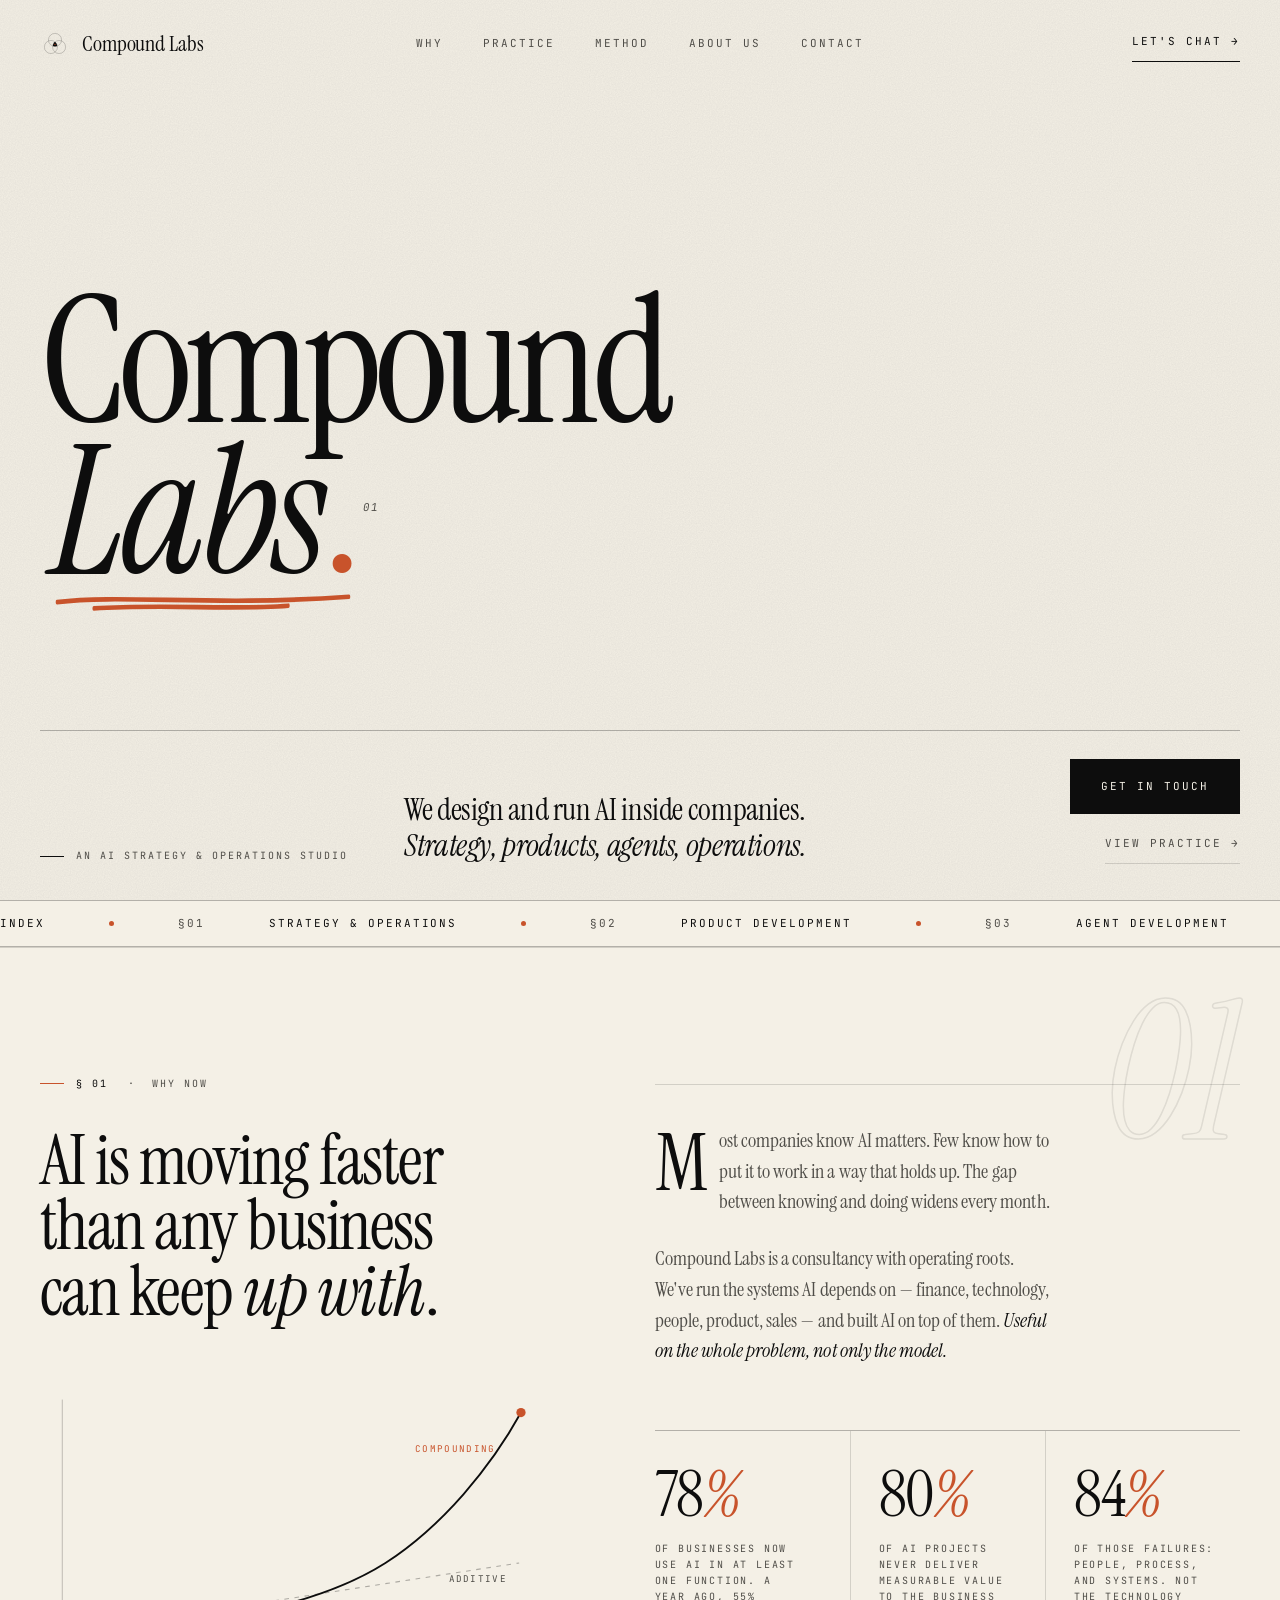
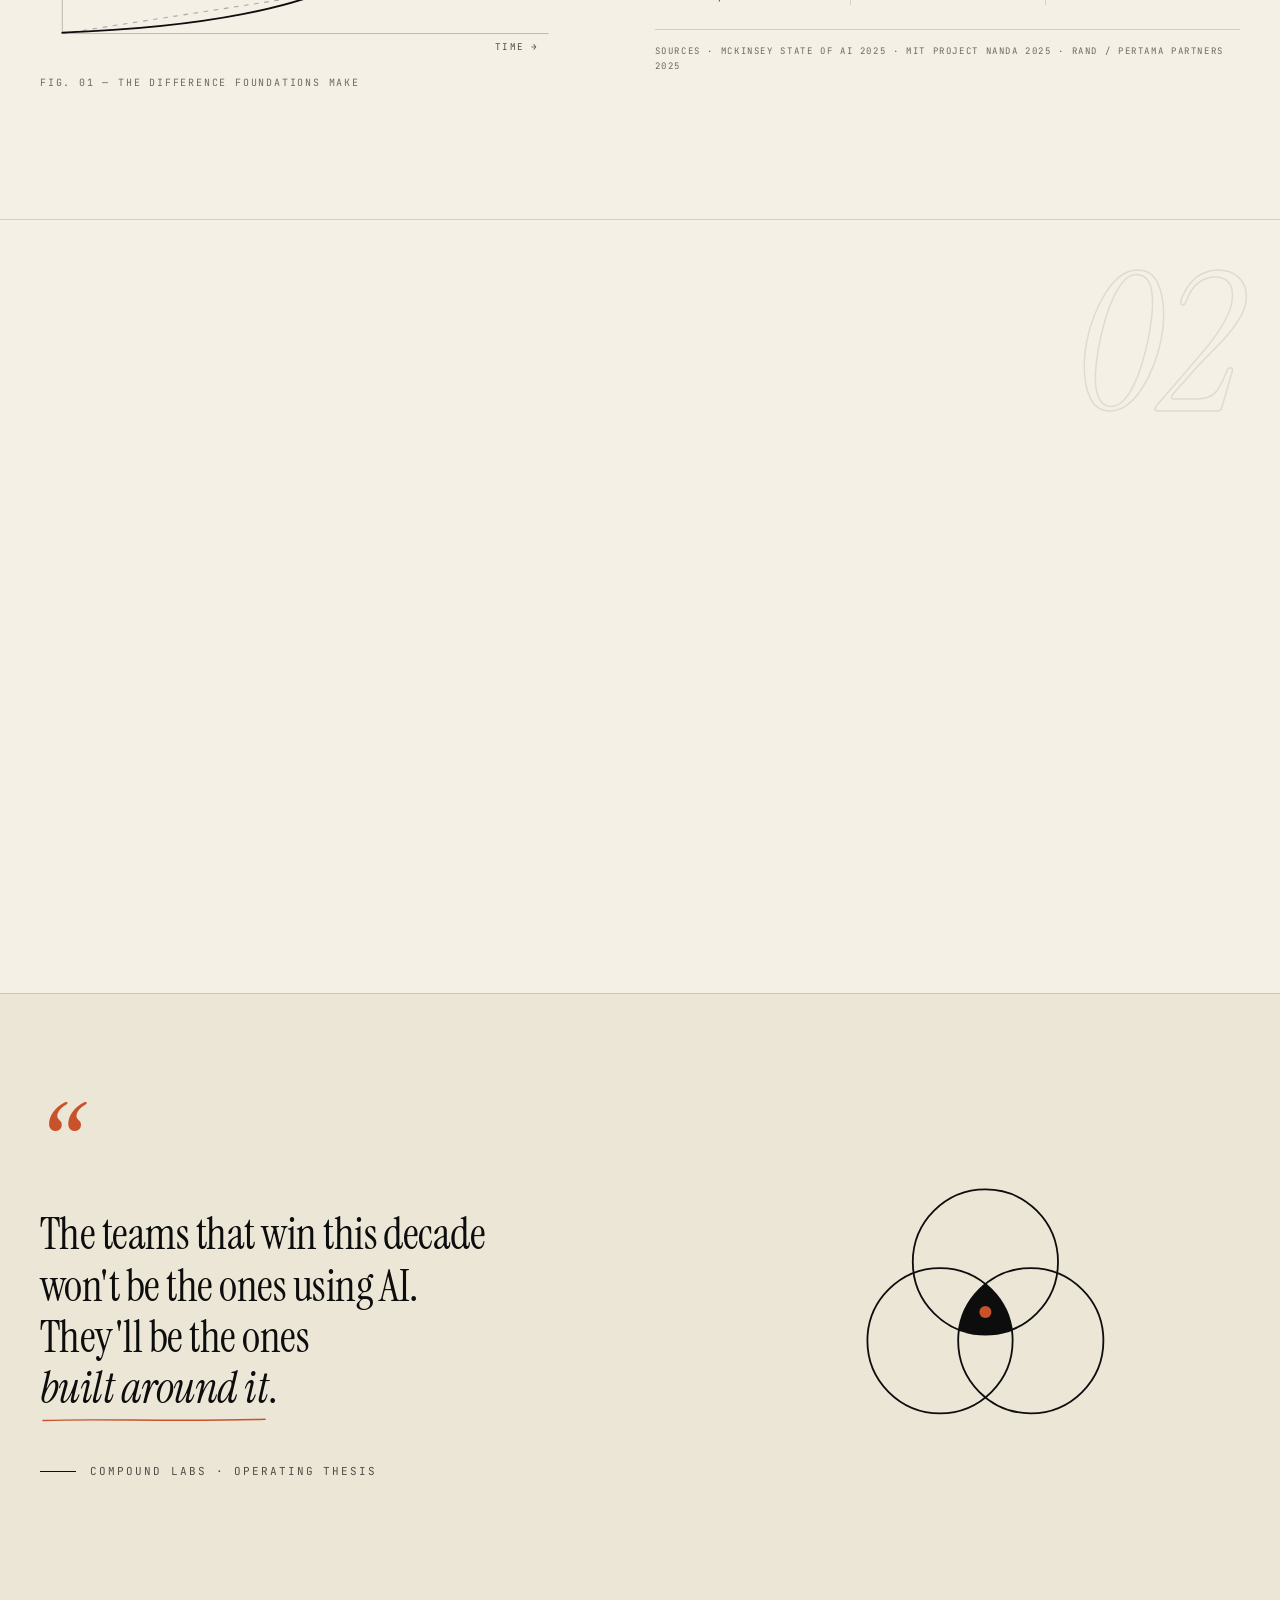
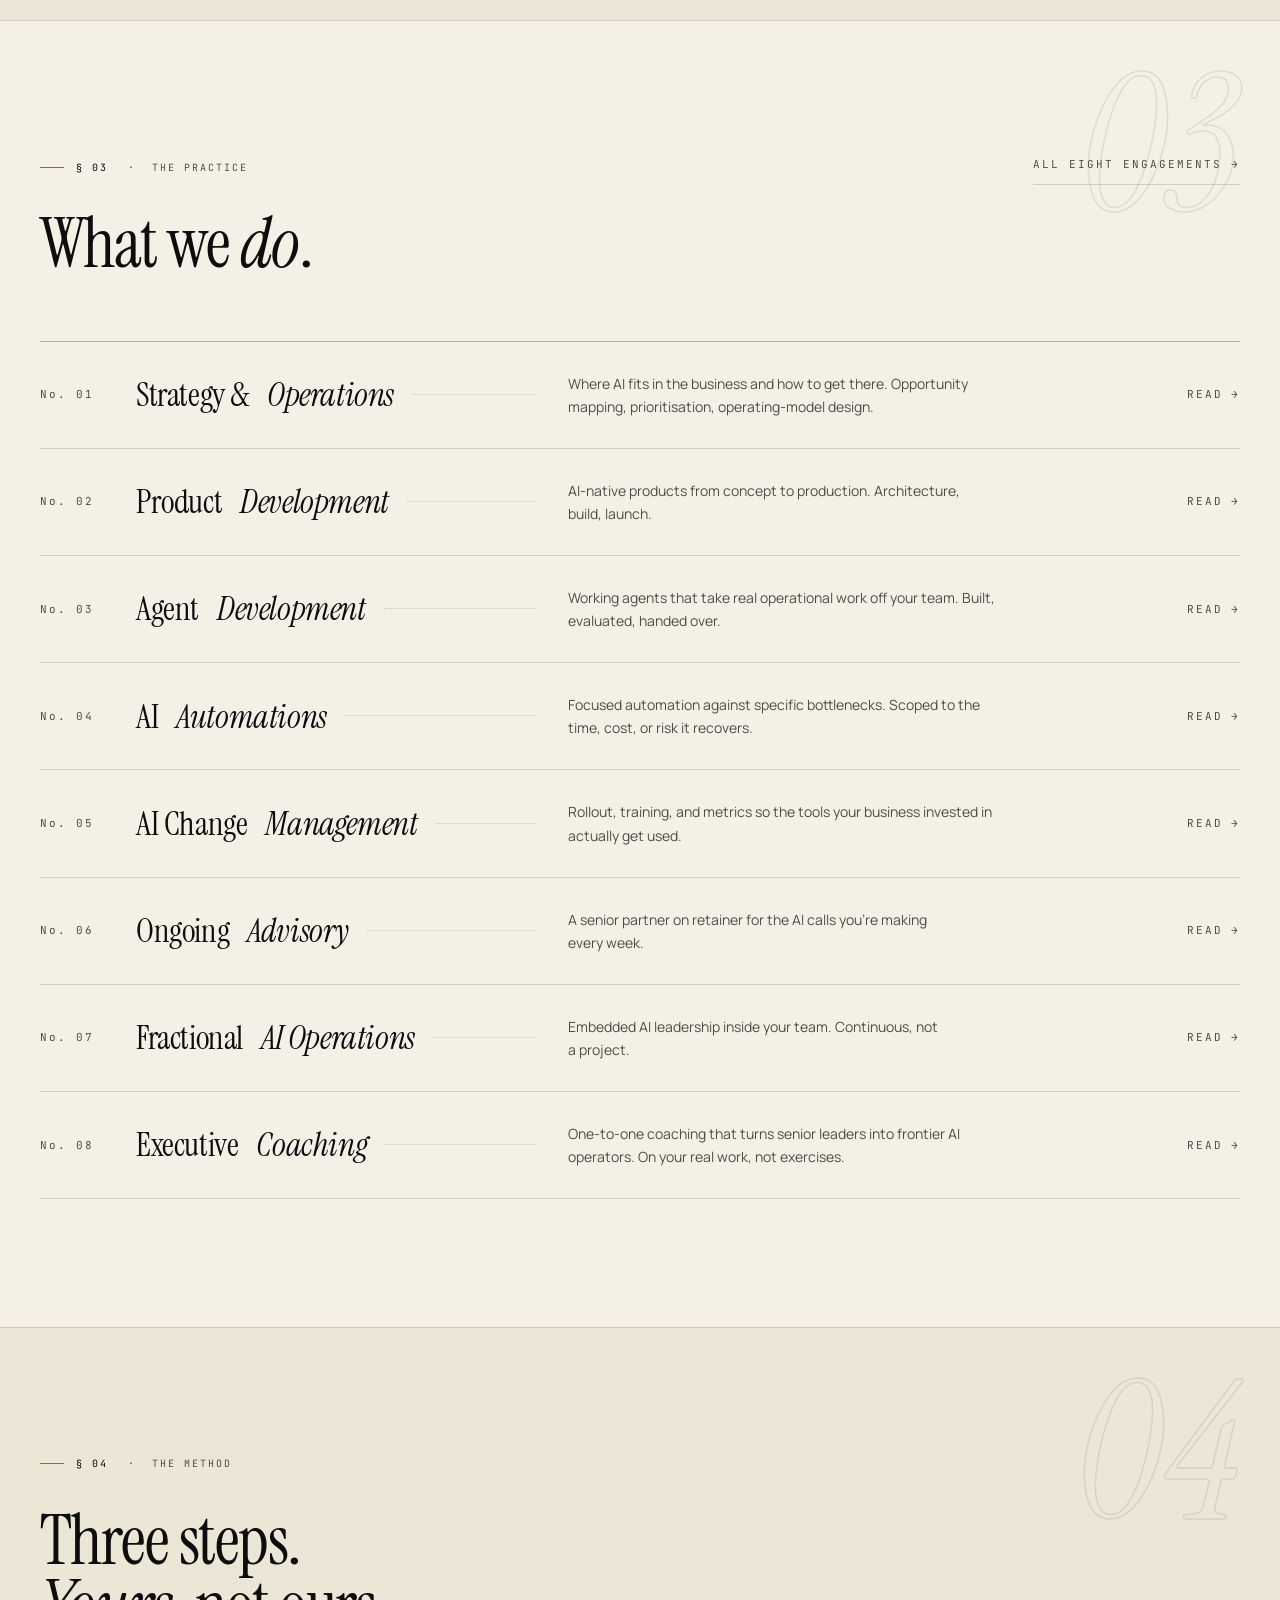
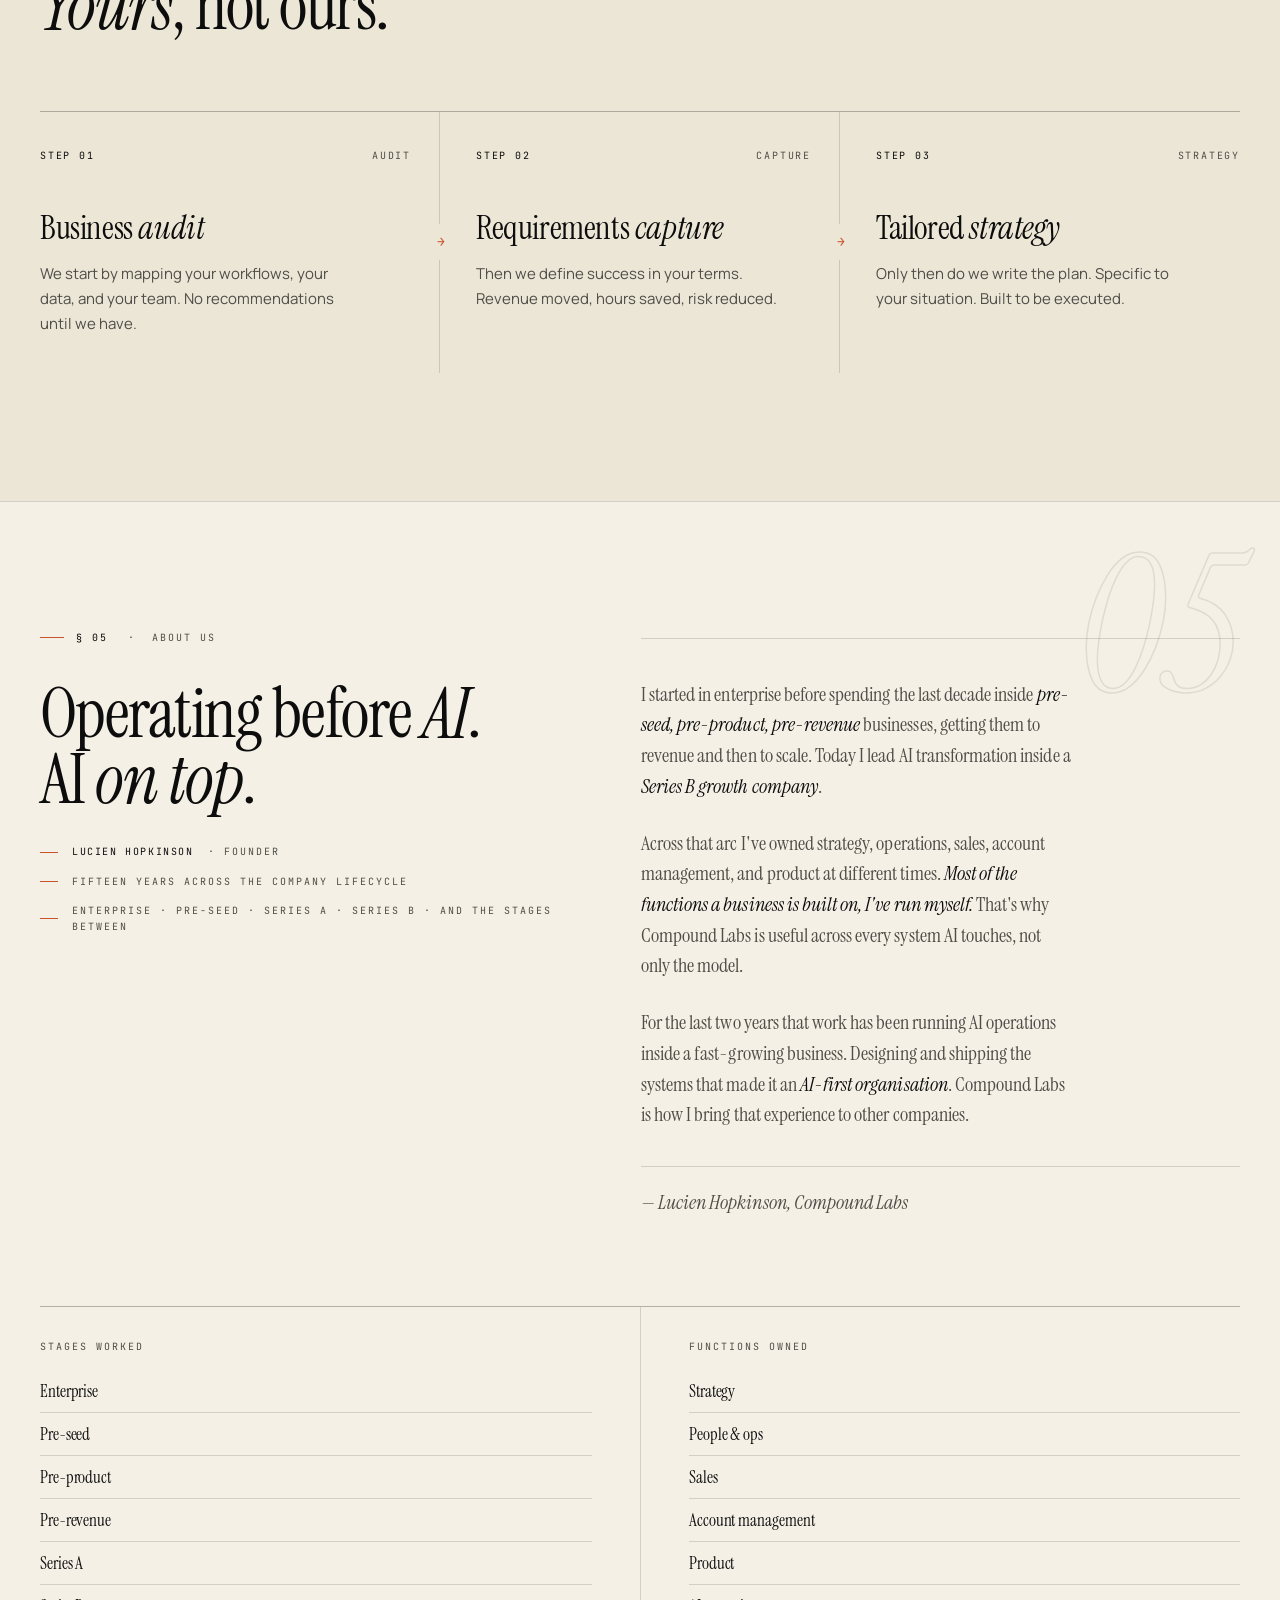
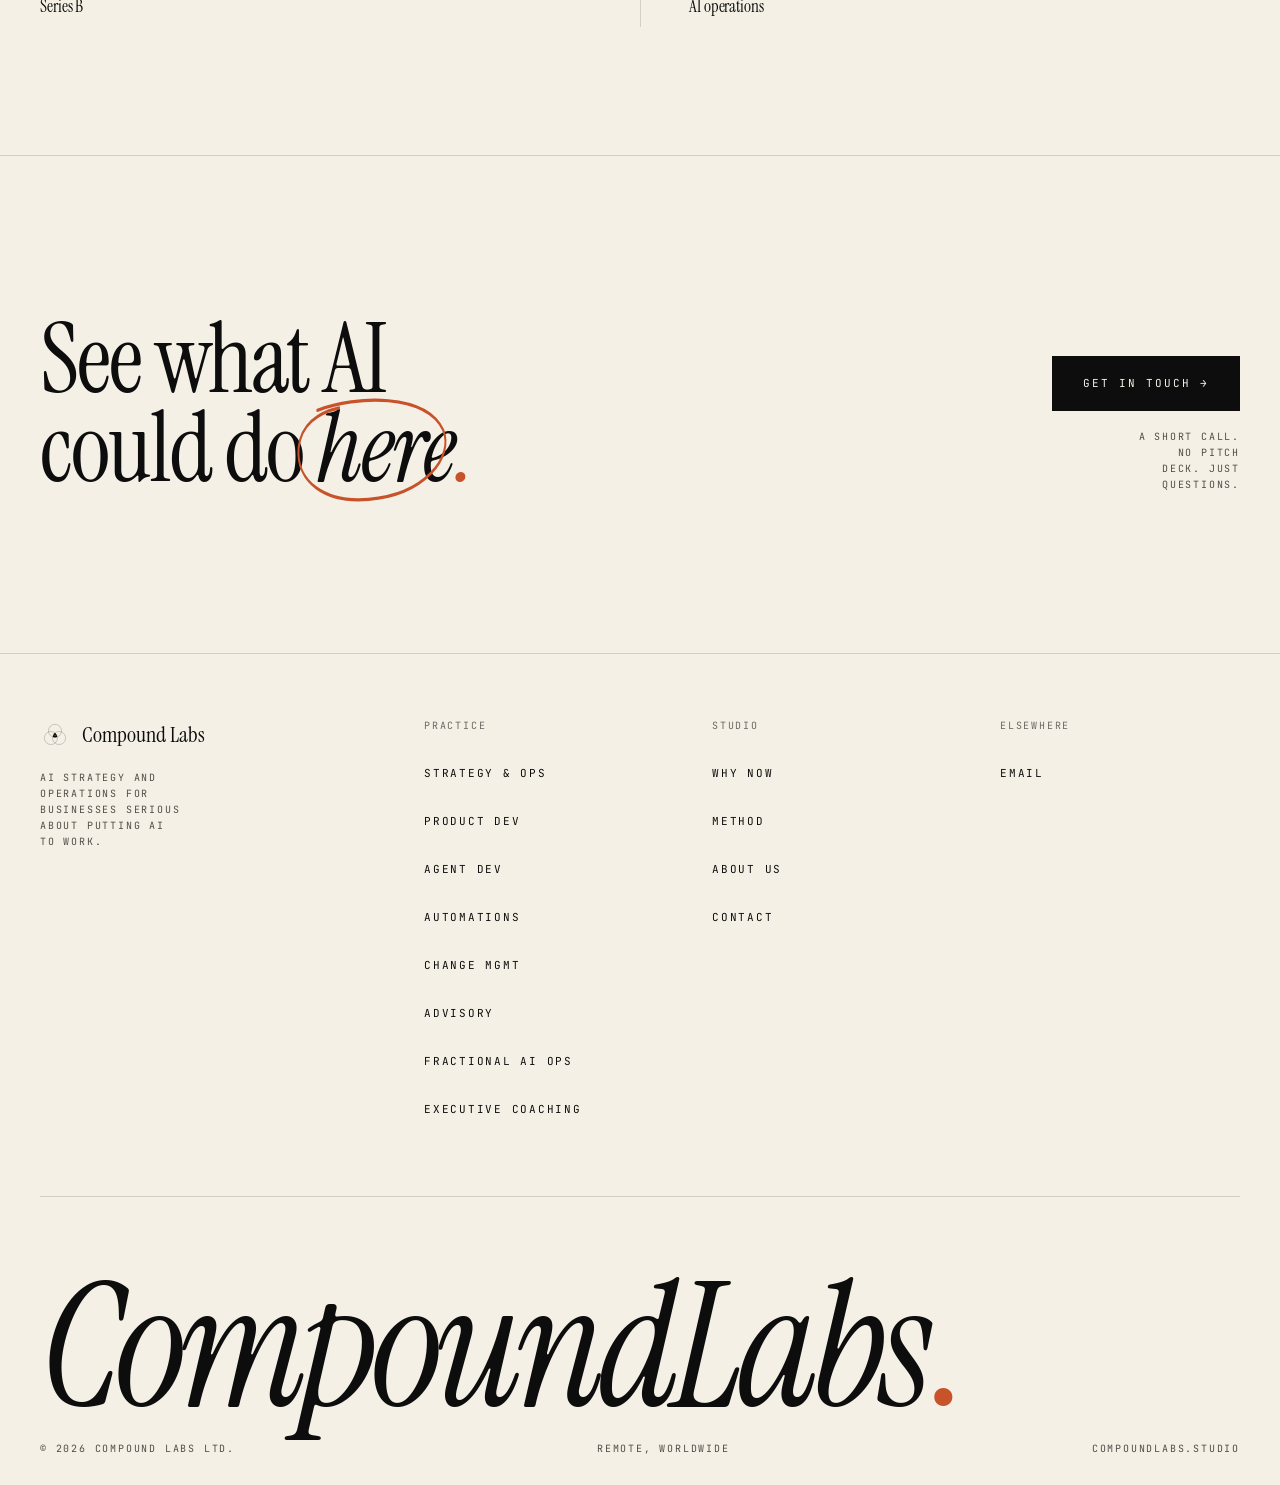
<file: index.html>
<!DOCTYPE html>
<html lang="en">
<head>
<meta charset="UTF-8">
<meta name="viewport" content="width=device-width,initial-scale=1.0">
<meta name="robots" content="noindex, nofollow">
<!-- Google tag (gtag.js) -->
<script async src="https://www.googletagmanager.com/gtag/js?id=G-2E2Q73H199"></script>
<script>
  window.dataLayer = window.dataLayer || [];
  function gtag(){dataLayer.push(arguments);}
  gtag('js', new Date());
  gtag('config', 'G-2E2Q73H199');
</script>
<title>Compound Labs — An AI Strategy &amp; Operations Studio</title>
<meta name="description" content="An AI Strategy &amp; Operations Studio. AI strategy, products, agents, automation, change management, advisory, fractional operations, and executive coaching for businesses ready to ship.">
<meta name="theme-color" content="#F4F0E6">
<meta property="og:title" content="Compound Labs — An AI Strategy &amp; Operations Studio">
<meta property="og:description" content="AI strategy, products, agents, and ongoing operations for businesses ready to ship.">
<meta property="og:type" content="website">
<meta property="og:site_name" content="Compound Labs">
<meta name="twitter:card" content="summary">
<meta name="twitter:title" content="Compound Labs — An AI Strategy &amp; Operations Studio">
<meta name="twitter:description" content="AI strategy, products, agents, and ongoing operations for businesses ready to ship.">
<link rel="canonical" href="https://compoundlabs.studio/">
<meta property="og:url" content="https://compoundlabs.studio/">
<meta property="og:image" content="https://compoundlabs.studio/og-image.png">
<meta name="twitter:image" content="https://compoundlabs.studio/og-image.png">
<link rel="icon" type="image/svg+xml" href="favicon.svg">
<link rel="preconnect" href="https://fonts.googleapis.com">
<link rel="preconnect" href="https://fonts.gstatic.com" crossorigin>
<link rel="preload" as="style" href="https://fonts.googleapis.com/css2?family=Instrument+Serif:ital@0;1&family=Manrope:wght@300;400;500;600&family=JetBrains+Mono:wght@300;400;500&display=swap">
<link rel="stylesheet" href="https://fonts.googleapis.com/css2?family=Instrument+Serif:ital@0;1&family=Manrope:wght@300;400;500;600&family=JetBrains+Mono:wght@300;400;500&display=swap" media="print" onload="this.media='all'">
<noscript><link rel="stylesheet" href="https://fonts.googleapis.com/css2?family=Instrument+Serif:ital@0;1&family=Manrope:wght@300;400;500;600&family=JetBrains+Mono:wght@300;400;500&display=swap"></noscript>
<link rel="stylesheet" href="styles.css">
<!-- Google Search Console verification — paste meta value below when issued -->
<!-- <meta name="google-site-verification" content="YOUR_TOKEN_HERE"> -->
<script defer data-domain="compoundlabs.studio" src="https://plausible.io/js/script.outbound-links.tagged-events.js"></script>
<script>window.plausible=window.plausible||function(){(window.plausible.q=window.plausible.q||[]).push(arguments)}</script>
<script type="application/ld+json">
{
  "@context": "https://schema.org",
  "@graph": [
    {
      "@type": "Organization",
      "@id": "https://compoundlabs.studio/#organization",
      "name": "Compound Labs",
      "legalName": "Compound Labs Ltd",
      "url": "https://compoundlabs.studio/",
      "logo": "https://compoundlabs.studio/favicon.svg",
      "description": "An AI Strategy & Operations Studio. We design and run AI inside companies — strategy, products, agents, operations.",
      "founder": { "@id": "https://compoundlabs.studio/#lucien" }
    },
    {
      "@type": "WebSite",
      "@id": "https://compoundlabs.studio/#website",
      "url": "https://compoundlabs.studio/",
      "name": "Compound Labs",
      "publisher": { "@id": "https://compoundlabs.studio/#organization" },
      "inLanguage": "en"
    },
    {
      "@type": "Person",
      "@id": "https://compoundlabs.studio/#lucien",
      "name": "Lucien Hopkinson",
      "jobTitle": "Founder",
      "worksFor": { "@id": "https://compoundlabs.studio/#organization" },
      "url": "https://compoundlabs.studio/"
    },
    {
      "@type": "ProfessionalService",
      "@id": "https://compoundlabs.studio/#service",
      "name": "Compound Labs",
      "provider": { "@id": "https://compoundlabs.studio/#organization" },
      "serviceType": "AI Strategy & Operations Consulting",
      "areaServed": { "@type": "Place", "name": "Worldwide" },
      "hasOfferCatalog": {
        "@type": "OfferCatalog",
        "name": "Engagements",
        "itemListElement": [
          { "@type": "Offer", "itemOffered": { "@type": "Service", "name": "Strategy & Operations", "url": "https://compoundlabs.studio/services.html#strategy" } },
          { "@type": "Offer", "itemOffered": { "@type": "Service", "name": "Product Development", "url": "https://compoundlabs.studio/services.html#product" } },
          { "@type": "Offer", "itemOffered": { "@type": "Service", "name": "Agent Development", "url": "https://compoundlabs.studio/services.html#agents" } },
          { "@type": "Offer", "itemOffered": { "@type": "Service", "name": "AI Automations", "url": "https://compoundlabs.studio/services.html#automation" } },
          { "@type": "Offer", "itemOffered": { "@type": "Service", "name": "AI Change Management", "url": "https://compoundlabs.studio/services.html#change" } },
          { "@type": "Offer", "itemOffered": { "@type": "Service", "name": "Ongoing Advisory", "url": "https://compoundlabs.studio/services.html#advisory" } },
          { "@type": "Offer", "itemOffered": { "@type": "Service", "name": "Fractional AI Operations", "url": "https://compoundlabs.studio/services.html#fractional" } },
          { "@type": "Offer", "itemOffered": { "@type": "Service", "name": "Executive Coaching", "url": "https://compoundlabs.studio/services.html#coaching" } }
        ]
      }
    }
  ]
}
</script>
<style>
  /* ── HERO ───────────────────────────────────────────── */
  .hero{
    min-height:100vh;
    padding:128px var(--pad) 0;
    display:flex;flex-direction:column;
    position:relative;
    z-index:2;
  }
  .hero-meta{
    display:grid;grid-template-columns:1fr 1fr 1fr;gap:24px;
    padding-bottom:14px;border-bottom:1px solid var(--rule-strong);
    font-family:var(--mono);font-size:10px;letter-spacing:.18em;text-transform:uppercase;color:var(--ink-soft);
  }
  .hero-meta > div:nth-child(2){text-align:center}
  .hero-meta > div:nth-child(3){text-align:right}
  .hero-meta b{font-weight:400;color:var(--ink)}

  .hero-stage{
    flex:1;display:flex;flex-direction:column;justify-content:center;
    padding:48px 0 32px;position:relative;
  }
  .hero-title{
    font-family:var(--serif);font-weight:400;
    font-size:clamp(4rem,14vw,14rem);
    line-height:.86;letter-spacing:-.04em;
    text-align:left;color:var(--ink);
  }
  .hero-title .row1{display:block}
  .hero-title .row2{display:block;font-style:italic;letter-spacing:-.025em;text-indent:.06em;margin-top:-.02em;position:relative;width:max-content}
  /* editor's pen stroke under the wordmark */
  .hero-pen{left:.08em;bottom:-.12em;width:88%;height:.14em}
  .hero-pen path{stroke-width:2.6;animation:penDraw .8s cubic-bezier(.65,0,.35,1) 1.2s forwards}
  .hero-pen .p2{animation-delay:1.65s;animation-duration:.45s}
  .hero-title .stop{color:var(--vermillion);font-style:normal;letter-spacing:0}
  .hero-title sup{
    font-family:var(--mono);font-size:.06em;font-weight:400;letter-spacing:.18em;
    vertical-align:super;color:var(--ink-soft);margin-left:.18em;text-transform:uppercase;
  }

  .hero-foot{
    display:grid;grid-template-columns:auto minmax(0,1fr) auto;
    align-items:end;gap:56px;
    padding:28px 0 36px;
    border-top:1px solid var(--rule-strong);
  }
  .hero-eyebrow{
    display:flex;align-items:center;gap:12px;white-space:nowrap;
    font-family:var(--mono);font-size:10px;letter-spacing:.2em;text-transform:uppercase;
    color:var(--ink-soft);line-height:1.6;
  }
  .hero-eyebrow .tag-line{width:24px;height:1px;background:var(--ink);flex-shrink:0}
  .hero-lead{
    font-family:var(--serif);
    font-size:clamp(1.55rem,2.4vw,2.3rem);
    line-height:1.18;letter-spacing:-.012em;
    max-width:32ch;color:var(--ink);
  }
  .hero-lead em{font-style:italic}
  .hero-actions{display:flex;flex-direction:column;align-items:flex-end;gap:14px;flex-shrink:0}

  .scroll-tag{
    position:absolute;left:var(--pad);bottom:14px;
    font-family:var(--mono);font-size:10px;letter-spacing:.18em;text-transform:uppercase;color:var(--ink-faint);
    display:flex;align-items:center;gap:10px;
  }
  .scroll-tag .arrow{
    display:inline-block;width:1px;height:22px;background:var(--ink-faint);
    animation:fall 2s ease-in-out infinite;
  }
  @keyframes fall{0%{transform:scaleY(.2);transform-origin:top}50%{transform:scaleY(1);transform-origin:top}51%{transform:scaleY(1);transform-origin:bottom}100%{transform:scaleY(.2);transform-origin:bottom}}

  /* ── PREMISE ────────────────────────────────────────── */
  .premise{padding:128px var(--pad);border-top:1px solid var(--rule);position:relative;z-index:2}
  .premise-grid{
    display:grid;grid-template-columns:1.05fr 1.15fr;gap:80px;
    align-items:start;max-width:var(--max);margin:0 auto;
  }
  .premise-h{font-family:var(--serif);font-weight:400;font-size:clamp(2.6rem,5.4vw,5.6rem);line-height:.95;letter-spacing:-.022em;color:var(--ink)}
  .premise-h em{font-style:italic}
  .premise-body{padding-top:14px;border-top:1px solid var(--rule);margin-top:8px}
  .premise-body p{
    font-family:var(--serif);font-size:clamp(1.2rem,1.6vw,1.4rem);
    line-height:1.5;letter-spacing:.002em;color:var(--ink-soft);margin:26px 0 0;max-width:44ch;
  }
  .premise-body p:first-of-type::first-letter{
    font-size:3.9em;float:left;line-height:.85;
    margin:.06em .14em -.02em 0;color:var(--ink);font-weight:400;
  }
  .premise-body strong{color:var(--ink);font-weight:400;font-style:italic}

  /* fig. 01 — the compounding curve */
  .curve{margin-top:56px;max-width:520px}
  .curve svg{width:100%;height:auto;display:block;overflow:visible}
  .curve .axis{stroke:rgba(13,13,13,.25);stroke-width:1}
  .curve .additive{stroke:rgba(13,13,13,.30);stroke-width:1.2;stroke-dasharray:5 6;fill:none}
  .curve .compound{stroke:var(--ink);stroke-width:2;fill:none;stroke-linecap:round}
  .curve .enddot{fill:var(--vermillion);opacity:0;transition:opacity .4s ease 2s}
  .curve .lab{font-family:var(--mono);font-size:10px;letter-spacing:.14em;text-transform:uppercase;fill:var(--ink-soft)}
  .curve .lab.acc{fill:var(--vermillion)}
  .curve.in .enddot{opacity:1}
  .curve .compound{stroke-dasharray:1;stroke-dashoffset:1}
  .curve.in .compound{animation:penDraw 1.8s cubic-bezier(.55,0,.35,1) .3s forwards}
  .curve .additive,.curve .lab{opacity:0;transition:opacity .8s ease .9s}
  .curve.in .additive,.curve.in .lab{opacity:1}
  .curve-cap{
    margin-top:16px;font-family:var(--mono);font-size:10px;letter-spacing:.18em;
    text-transform:uppercase;color:var(--ink-faint);
  }

  .stats{
    display:grid;grid-template-columns:repeat(3,1fr);gap:0;
    margin-top:64px;border-top:1px solid var(--rule-strong);
  }
  .stat{padding:32px 0 0;position:relative}
  .stat + .stat{padding-left:28px;border-left:1px solid var(--rule)}
  .stat-fig{font-family:var(--serif);font-size:clamp(2.6rem,5vw,4.4rem);line-height:1;letter-spacing:-.02em}
  .stat-fig em{font-style:italic;color:var(--vermillion)}
  .stat-cap{font-family:var(--mono);font-size:10px;letter-spacing:.18em;text-transform:uppercase;color:var(--ink-soft);margin-top:14px;line-height:1.6;max-width:24ch}

  /* ── FOUNDATION (ethos) ─────────────────────────────── */
  .foundation{padding:128px var(--pad);border-top:1px solid var(--rule);position:relative;z-index:2}
  .foundation-grid{display:grid;grid-template-columns:1fr 1.15fr;gap:80px;align-items:start;max-width:var(--max);margin:0 auto}
  .foundation-h{font-family:var(--serif);font-weight:400;font-size:clamp(2.6rem,5.4vw,5.6rem);line-height:.95;letter-spacing:-.022em;color:var(--ink)}
  .foundation-h em{font-style:italic;color:var(--vermillion-deep)}
  .foundation-body{padding-top:14px;border-top:1px solid var(--rule);margin-top:8px}
  .foundation-body p{
    font-family:var(--serif);font-size:clamp(1.2rem,1.6vw,1.4rem);
    line-height:1.5;letter-spacing:.002em;color:var(--ink-soft);margin:26px 0 0;max-width:48ch;
  }
  .foundation-body p:first-of-type{font-size:clamp(1.35rem,1.9vw,1.6rem);color:var(--ink)}
  .foundation-body strong{color:var(--ink);font-weight:400;font-style:italic}

  /* sources note */
  .stats-source{
    margin-top:24px;padding-top:14px;border-top:1px solid var(--rule);
    font-family:var(--mono);font-size:9px;letter-spacing:.18em;text-transform:uppercase;
    color:var(--ink-faint);line-height:1.7;
  }

  /* ── PULL QUOTE ─────────────────────────────────────── */
  .quote{padding:140px var(--pad);border-top:1px solid var(--rule);position:relative;z-index:2;background:var(--paper-deep)}
  .quote-inner{
    max-width:var(--max);margin:0 auto;
    display:grid;grid-template-columns:minmax(0,1.2fr) minmax(0,1fr);gap:80px;align-items:center;
  }
  /* the mark, drawn like a compass sketch */
  .quote-fig{justify-self:center;width:clamp(240px,26vw,400px)}
  .quote-fig svg{width:100%;height:auto;color:var(--ink);overflow:visible}
  .quote-fig .rings circle{stroke-dasharray:1;stroke-dashoffset:1}
  .quote-fig.in .rings circle{animation:penDraw 1.1s cubic-bezier(.55,0,.35,1) forwards}
  .quote-fig.in .rings circle:nth-child(2){animation-delay:.3s}
  .quote-fig.in .rings circle:nth-child(3){animation-delay:.6s}
  .quote-fig .fillbit,.quote-fig .dotbit{opacity:0;transition:opacity .7s ease 1.7s}
  .quote-fig.in .fillbit{opacity:1}
  .quote-fig.in .dotbit{opacity:1}
  .quote-mark{font-family:var(--serif);font-size:8rem;line-height:.4;color:var(--vermillion);font-style:italic;display:block;margin-bottom:24px}
  .quote-text{
    font-family:var(--serif);font-size:clamp(1.8rem,3.4vw,3rem);line-height:1.18;letter-spacing:-.012em;
    color:var(--ink);max-width:24ch;
  }
  .quote-text em{font-style:italic;color:var(--ink)}
  .quote-text .marked{position:relative;white-space:nowrap}
  .mark-stroke{left:0;bottom:-.16em;width:100%;height:.18em}
  .mark-stroke path{stroke-width:2.2}
  .quote-text.in .mark-stroke path{animation:penDraw .7s cubic-bezier(.65,0,.35,1) .9s forwards}
  .quote-attr{
    margin-top:48px;display:flex;align-items:center;gap:14px;
    font-family:var(--mono);font-size:11px;letter-spacing:.18em;text-transform:uppercase;color:var(--ink-soft);
  }
  .quote-attr::before{content:'';width:36px;height:1px;background:var(--ink)}

  /* ── SERVICES TOC (homepage strip) ──────────────────── */
  .svc{padding:128px var(--pad);border-top:1px solid var(--rule);position:relative;z-index:2}
  .svc-inner{max-width:var(--max);margin:0 auto}
  .svc-head{
    display:flex;justify-content:space-between;align-items:baseline;
    margin-bottom:64px;gap:24px;
  }
  .svc-h{font-family:var(--serif);font-weight:400;font-size:clamp(2.6rem,5.4vw,5.6rem);line-height:.95;letter-spacing:-.022em;color:var(--ink)}
  .svc-h em{font-style:italic}

  .svc-list{border-top:1px solid var(--rule-strong)}
  .svc-row{
    display:grid;grid-template-columns:64px minmax(0,1fr) minmax(0,1.4fr) 80px;
    gap:32px;align-items:center;
    padding:30px 0;border-bottom:1px solid var(--rule);
    transition:padding .35s cubic-bezier(.16,1,.3,1),background .25s;
    position:relative;cursor:pointer;
  }
  .svc-row:hover{padding-left:18px;padding-right:18px;background:var(--paper-deep)}
  .svc-num{font-family:var(--mono);font-size:11px;letter-spacing:.18em;color:var(--ink-soft)}
  .svc-name{
    font-family:var(--serif);font-weight:400;
    font-size:clamp(1.5rem,2.6vw,2.2rem);line-height:1;letter-spacing:-.012em;
    display:flex;align-items:center;gap:18px;color:var(--ink);
  }
  .svc-name .dot-leader{
    flex:1;border-bottom:1px dotted var(--rule-strong);
    height:0;align-self:end;margin-bottom:.5em;
    opacity:.6;transition:opacity .25s;
  }
  .svc-row:hover .svc-name .dot-leader{opacity:1}
  .svc-name em{font-style:italic}
  .svc-desc{font-size:14px;line-height:1.65;color:var(--ink-soft);max-width:48ch}
  .svc-arrow{
    font-family:var(--mono);font-size:11px;letter-spacing:.18em;
    color:var(--ink-soft);text-align:right;text-transform:uppercase;
    transition:color .2s,transform .25s;display:flex;justify-content:flex-end;align-items:center;gap:8px;
  }
  .svc-arrow .arr{display:inline-block;transition:transform .3s}
  .svc-row:hover .svc-arrow{color:var(--vermillion)}
  .svc-row:hover .svc-arrow .arr{transform:translateX(6px)}

  /* ── STUDIO / FOUNDER ───────────────────────────────── */
  .studio{padding:128px var(--pad);border-top:1px solid var(--rule);position:relative;z-index:2}
  .studio-inner{max-width:var(--max);margin:0 auto}
  .studio-grid{display:grid;grid-template-columns:1fr 1.15fr;gap:80px;align-items:start}
  .studio-h{font-family:var(--serif);font-weight:400;font-size:clamp(2.6rem,5.4vw,5.6rem);line-height:.95;letter-spacing:-.022em;color:var(--ink)}
  .studio-h em{font-style:italic}
  .studio-meta{
    margin-top:32px;display:flex;flex-direction:column;gap:14px;
    font-family:var(--mono);font-size:10px;letter-spacing:.2em;text-transform:uppercase;color:var(--ink-soft);
  }
  .studio-meta .row{display:flex;align-items:center;gap:14px}
  .studio-meta .row::before{content:'';width:18px;height:1px;background:var(--vermillion);flex-shrink:0}
  .studio-body{padding-top:14px;border-top:1px solid var(--rule);margin-top:8px}
  .studio-body p{
    font-family:var(--serif);font-size:clamp(1.2rem,1.6vw,1.4rem);
    line-height:1.5;letter-spacing:.002em;color:var(--ink-soft);margin:26px 0 0;max-width:48ch;
  }
  .studio-body p:first-of-type{margin-top:26px}
  .studio-body strong{color:var(--ink);font-weight:400;font-style:italic}
  .studio-meta .founder-name{color:var(--ink);letter-spacing:.16em}
  .studio-link{color:var(--ink);border-bottom:1px solid var(--rule);padding-bottom:2px;transition:color .2s,border-color .2s}
  .studio-link:hover{color:var(--vermillion);border-color:var(--vermillion)}
  .studio-signoff{
    margin-top:36px!important;padding-top:20px;border-top:1px solid var(--rule);
    font-family:var(--serif);font-style:italic;font-size:1.15rem;
    color:var(--ink);max-width:none!important;
  }
  .signoff-link{
    color:var(--ink);border-bottom:1px solid var(--rule);
    transition:color .2s,border-color .2s;font-style:italic;
  }
  .signoff-link:hover{color:var(--vermillion);border-color:var(--vermillion)}

  .studio-creds{
    display:grid;grid-template-columns:1fr 1fr;gap:0;
    margin-top:88px;border-top:1px solid var(--rule-strong);
  }
  .creds-block{padding:32px 0 0;position:relative}
  .creds-block:nth-child(2){padding-left:48px;border-left:1px solid var(--rule)}
  .creds-block:nth-child(1){padding-right:48px}
  .creds-h{font-family:var(--mono);font-size:10px;letter-spacing:.2em;text-transform:uppercase;color:var(--ink-soft);margin-bottom:16px}
  .creds-list{list-style:none}
  .creds-list li{
    padding:8px 0;border-bottom:1px solid var(--rule);
    font-family:var(--serif);font-size:1.05rem;letter-spacing:-.005em;color:var(--ink);
  }
  .creds-list li:last-child{border-bottom:none}

  /* ── METHOD ─────────────────────────────────────────── */
  .proc{padding:128px var(--pad);border-top:1px solid var(--rule);position:relative;z-index:2;background:var(--paper-deep)}
  .proc-inner{max-width:var(--max);margin:0 auto}
  .proc-h{font-family:var(--serif);font-weight:400;font-size:clamp(2.6rem,5.4vw,5.6rem);line-height:.95;letter-spacing:-.022em;color:var(--ink);margin-bottom:72px;max-width:18ch}
  .proc-h em{font-style:italic}
  .proc-grid{
    display:grid;grid-template-columns:repeat(3,1fr);
    border-top:1px solid var(--rule-strong);
  }
  .proc-step{
    padding:36px 28px 36px 0;border-right:1px solid var(--rule);
    position:relative;
  }
  .proc-step:last-child{border-right:none;padding-right:0}
  .proc-step:not(:first-child){padding-left:36px}
  .proc-meta{
    display:flex;align-items:center;justify-content:space-between;
    margin-bottom:48px;
    font-family:var(--mono);font-size:10px;letter-spacing:.18em;text-transform:uppercase;color:var(--ink-soft);
  }
  .proc-meta .num{color:var(--ink)}
  .proc-name{
    font-family:var(--serif);font-weight:400;
    font-size:clamp(1.6rem,2.6vw,2.2rem);letter-spacing:-.012em;line-height:1.05;margin-bottom:16px;color:var(--ink);
  }
  .proc-name em{font-style:italic}
  .proc-desc{font-size:15px;line-height:1.65;color:var(--ink-soft);max-width:34ch}
  .proc-step:not(:last-child)::after{
    content:'→';position:absolute;right:-8px;top:50%;transform:translateY(-50%);
    font-family:var(--mono);font-size:13px;color:var(--vermillion);
    background:var(--paper-deep);padding:8px 2px;z-index:1;
  }

  /* ── HERO LOAD ANIMATION ────────────────────────────── */
  @keyframes rise{from{opacity:0;transform:translateY(18px)}to{opacity:1;transform:translateY(0)}}
  .hero-meta,.hero-title,.hero-foot,.scroll-tag{opacity:0;animation:rise 1s cubic-bezier(.16,1,.3,1) forwards}
  .hero-meta{animation-delay:.05s}
  .hero-title{animation-delay:.2s}
  .hero-foot{animation-delay:.45s}
  .scroll-tag{animation-delay:.65s}

  /* ── PAGE-SPECIFIC RESPONSIVE ───────────────────────── */
  @media (max-width:1100px){
    .premise-grid,.studio-grid,.foundation-grid{grid-template-columns:1fr;gap:48px}
    .quote-inner{grid-template-columns:1fr;gap:56px}
    .quote-fig{justify-self:start;width:clamp(200px,32vw,280px);margin-left:8px}
    .thesis{grid-template-columns:1fr;gap:36px;margin-top:64px}
    .thesis-mark{justify-self:center;max-width:220px}
    .svc-row{grid-template-columns:48px minmax(0,1fr) minmax(0,1.4fr) 80px;gap:24px}
    .hero-foot{grid-template-columns:1fr;gap:32px;align-items:start}
    .hero-actions{flex-direction:row;align-items:center;justify-self:start}
    .proc-grid{grid-template-columns:1fr}
    .proc-step{border-right:none;border-bottom:1px solid var(--rule);padding:32px 0!important}
    .proc-step:last-child{border-bottom:none}
    .proc-step:not(:last-child)::after{display:none}
    .curve{max-width:440px}
  }
  @media (max-width:760px){
    .hero{padding:120px var(--pad) 0;min-height:92vh}
    .hero-eyebrow{white-space:normal}
    .hero-title{font-size:clamp(3.6rem,18vw,7.5rem)}
    .hero-stage{padding:32px 0 32px}
    .hero-foot{padding:20px 0 28px;gap:24px}
    .scroll-tag{display:none}
    .premise,.svc,.proc,.quote,.studio,.foundation{padding:80px var(--pad)}
    .studio-creds{grid-template-columns:1fr;gap:0}
    .creds-block:nth-child(2){border-left:none;border-top:1px solid var(--rule);padding-left:0;margin-top:24px;padding-top:24px}
    .stats{grid-template-columns:1fr;gap:0}
    .stat + .stat{border-left:none;border-top:1px solid var(--rule);padding-left:0;margin-top:28px;padding-top:28px}
    .quote-mark{font-size:5rem}
    .quote-inner{gap:40px}
    .quote-fig{width:180px}
    .svc-row{grid-template-columns:36px 1fr;gap:14px;padding:24px 0}
    .svc-row .svc-desc,.svc-row .svc-arrow{display:none}
    .svc-row:hover{padding-left:0;padding-right:0;background:transparent}
    .svc-name{font-size:1.4rem}
    .svc-name .dot-leader{display:none}
  }
</style>
</head>
<body>

<!-- shared logo -->
<svg width="0" height="0" style="position:absolute" aria-hidden="true">
  <defs>
    <symbol id="cl-logo" viewBox="0 0 220 220">
      <defs>
        <clipPath id="cl-top"><circle cx="110" cy="80" r="48"/></clipPath>
        <clipPath id="cl-left"><circle cx="80" cy="132" r="48"/></clipPath>
      </defs>
      <g clip-path="url(#cl-top)"><g clip-path="url(#cl-left)"><circle cx="140" cy="132" r="48" fill="currentColor"/></g></g>
      <g fill="none" stroke="currentColor" stroke-width="1.4">
        <circle cx="110" cy="80" r="48"/>
        <circle cx="80" cy="132" r="48"/>
        <circle cx="140" cy="132" r="48"/>
      </g>
      <circle cx="110" cy="113" r="4" fill="#C8532B"/>
    </symbol>
  </defs>
</svg>

<a href="#main" class="skip-link">Skip to content</a>
<div class="read-progress" id="readProgress"></div>

<!-- NAV -->
<nav id="nav">
  <a href="index.html" class="logo">
    <svg><use href="#cl-logo"/></svg>
    <span>Compound&nbsp;Labs</span>
  </a>
  <div class="nav-links">
    <a href="#why">Why</a>
    <a href="services.html">Practice</a>
    <a href="#method">Method</a>
    <a href="#studio">About Us</a>
    <a href="#contact" data-modal>Contact</a>
  </div>
  <div class="nav-cta-wrap">
    <a class="nav-cta" href="https://calendly.com/lucien-compoundlabs/30min" target="_blank" rel="noopener">Let's chat →</a>
    <button type="button" class="nav-toggle" id="navToggle" aria-label="Open menu" aria-expanded="false">
      <span class="bar"></span><span class="bar"></span><span class="bar"></span>
    </button>
  </div>
</nav>

<!-- MOBILE MENU -->
<div class="mobile-menu" id="mobileMenu">
  <ul>
    <li><a href="index.html">Home <span class="num">→</span></a></li>
    <li><a href="#why">Why <span class="num">§ 01</span></a></li>
    <li><a href="#foundation">Foundation <span class="num">§ 02</span></a></li>
    <li><a href="services.html">Practice <span class="num">§ 03</span></a></li>
    <li><a href="#method">Method <span class="num">§ 04</span></a></li>
    <li><a href="#studio">About Us <span class="num">§ 05</span></a></li>
    <li><button type="button" data-modal>Contact <span class="num">→</span></button></li>
    <li><a href="https://calendly.com/lucien-compoundlabs/30min" target="_blank" rel="noopener">Book a call <span class="num">↗</span></a></li>
  </ul>
  <div class="mobile-menu-foot">
    <span>Compound Labs · 2026</span>
    <span>Remote</span>
  </div>
</div>

<main id="main" tabindex="-1">

<!-- HERO -->
<section class="hero">
  <div class="hero-stage">
    <h1 class="hero-title">
      <span class="row1">Compound</span>
      <span class="row2">Labs<span class="stop">.</span><sup>01</sup><svg class="sketch hero-pen" viewBox="0 0 300 14" preserveAspectRatio="none" aria-hidden="true"><path pathLength="1" d="M3 9 C 70 4.5, 160 11.5, 297 6"/><path class="p2" pathLength="1" d="M40 12.5 C 110 10, 180 13.5, 236 11"/></svg></span>
    </h1>
  </div>

  <div class="hero-foot">
    <div class="hero-eyebrow"><span class="tag-line"></span>An AI Strategy &amp; Operations Studio</div>
    <p class="hero-lead">We design and run AI inside companies. <em>Strategy, products, agents, operations.</em></p>
    <div class="hero-actions">
      <button type="button" class="btn" data-modal>Get in touch</button>
      <a href="services.html" class="btn-text">View practice →</a>
    </div>
  </div>

</section>

<!-- TICKER -->
<div class="ticker">
  <div class="ticker-track">
    <span class="lbl">Index</span><span class="dot"></span>
    <span class="tag">§01</span><span class="lbl">Strategy &amp; Operations</span><span class="dot"></span>
    <span class="tag">§02</span><span class="lbl">Product Development</span><span class="dot"></span>
    <span class="tag">§03</span><span class="lbl">Agent Development</span><span class="dot"></span>
    <span class="tag">§04</span><span class="lbl">AI Automations</span><span class="dot"></span>
    <span class="tag">§05</span><span class="lbl">AI Change Management</span><span class="dot"></span>
    <span class="tag">§06</span><span class="lbl">Ongoing Advisory</span><span class="dot"></span>
    <span class="tag">§07</span><span class="lbl">Fractional AI Ops</span><span class="dot"></span>
    <span class="tag">§08</span><span class="lbl">Executive Coaching</span><span class="dot"></span>
    <!-- duplicate for seamless loop -->
    <span class="lbl">Index</span><span class="dot"></span>
    <span class="tag">§01</span><span class="lbl">Strategy &amp; Operations</span><span class="dot"></span>
    <span class="tag">§02</span><span class="lbl">Product Development</span><span class="dot"></span>
    <span class="tag">§03</span><span class="lbl">Agent Development</span><span class="dot"></span>
    <span class="tag">§04</span><span class="lbl">AI Automations</span><span class="dot"></span>
    <span class="tag">§05</span><span class="lbl">AI Change Management</span><span class="dot"></span>
    <span class="tag">§06</span><span class="lbl">Ongoing Advisory</span><span class="dot"></span>
    <span class="tag">§07</span><span class="lbl">Fractional AI Ops</span><span class="dot"></span>
    <span class="tag">§08</span><span class="lbl">Executive Coaching</span><span class="dot"></span>
  </div>
</div>

<!-- PREMISE -->
<section class="premise" id="why">
  <span class="folio" aria-hidden="true">01</span>
  <div class="premise-grid">
    <div class="rv">
      <div class="section-tag"><b>§ 01</b> &nbsp;·&nbsp; Why now</div>
      <h2 class="premise-h">AI is moving faster<br>than any business<br>can keep <em>up with</em>.</h2>
      <figure class="curve rv d2" aria-hidden="true">
        <svg viewBox="0 0 560 300">
          <line class="axis" x1="24" y1="272" x2="548" y2="272"/>
          <line class="axis" x1="24" y1="272" x2="24" y2="20"/>
          <path class="additive" d="M24 272 L 516 196"/>
          <path class="compound" pathLength="1" d="M24 271 C 160 266, 290 248, 372 196 C 434 156, 486 92, 518 34"/>
          <circle class="enddot" cx="518" cy="34" r="5"/>
          <text class="lab" x="440" y="216">additive</text>
          <text class="lab acc" x="404" y="76">compounding</text>
          <text class="lab" x="490" y="290">time →</text>
        </svg>
        <figcaption class="curve-cap">Fig. 01 — the difference foundations make</figcaption>
      </figure>
    </div>
    <div class="rv d1">
      <div class="premise-body">
        <p>Most companies know AI matters. Few know how to put it to work in a way that holds up. The gap between knowing and doing widens every month.</p>
        <p>Compound Labs is a consultancy with operating roots. We've run the systems AI depends on — finance, technology, people, product, sales — and built AI on top of them. <strong>Useful on the whole problem, not only the model.</strong></p>
      </div>
      <div class="stats">
        <div class="stat">
          <div class="stat-fig"><span class="n" data-n="78">78</span><em>%</em></div>
          <div class="stat-cap">of businesses now use AI in at least one function. A year ago, 55%</div>
        </div>
        <div class="stat">
          <div class="stat-fig"><span class="n" data-n="80">80</span><em>%</em></div>
          <div class="stat-cap">of AI projects never deliver measurable value to the business</div>
        </div>
        <div class="stat">
          <div class="stat-fig"><span class="n" data-n="84">84</span><em>%</em></div>
          <div class="stat-cap">of those failures: people, process, and systems. Not the technology</div>
        </div>
      </div>
      <p class="stats-source">Sources · McKinsey State of AI 2025 · MIT Project NANDA 2025 · RAND / Pertama Partners 2025</p>
    </div>
  </div>
</section>

<!-- FOUNDATION / ETHOS -->
<section class="foundation" id="foundation">
  <span class="folio" aria-hidden="true">02</span>
  <div class="foundation-grid">
    <div class="rv">
      <div class="section-tag"><b>§ 02</b> &nbsp;·&nbsp; How we work</div>
      <h2 class="foundation-h">AI <em>compounds</em><br>what already <em>works</em>.</h2>
      <p class="margin-note"><span class="dag">†</span> The unglamorous part, done first — people, finances, systems.</p>
    </div>
    <div class="rv d1">
      <div class="foundation-body">
        <p>A lot of people are promising miraculous results from AI right now. Very few of them have ever run the systems it depends on — <strong>technical, financial, social</strong>.</p>
        <p>We have. We built and ran those systems inside real companies long before AI was the headline. That experience is the difference, because AI doesn't produce outsized results on top of systems that don't work. It accelerates whatever is already there, including the cracks.</p>
        <p>So we work foundations-first — including <strong>strategy and operations consulting in its own right, no AI required</strong>. We make sure the systems hold, then apply AI where it can genuinely compound. That's the work that keeps paying back after we've left.</p>
      </div>
    </div>
  </div>

</section>

<!-- PULL QUOTE -->
<section class="quote">
  <div class="quote-inner">
    <div>
      <span class="quote-mark rv">“</span>
      <p class="quote-text rv d1">The teams that win this decade<br>won't be the ones using AI.<br>They'll be the ones <em class="marked">built around it<svg class="sketch mark-stroke" viewBox="0 0 200 12" preserveAspectRatio="none" aria-hidden="true"><path pathLength="1" d="M3 7 C 50 3.5, 120 9.5, 197 5"/></svg></em>.</p>
      <div class="quote-attr rv d2">Compound Labs · Operating thesis</div>
    </div>
    <div class="quote-fig rv d1" aria-hidden="true">
      <svg viewBox="0 0 220 220">
        <defs>
          <clipPath id="qm-top"><circle cx="110" cy="80" r="48"/></clipPath>
          <clipPath id="qm-left"><circle cx="80" cy="132" r="48"/></clipPath>
        </defs>
        <g class="fillbit" clip-path="url(#qm-top)"><g clip-path="url(#qm-left)"><circle cx="140" cy="132" r="48" fill="currentColor"/></g></g>
        <g class="rings" fill="none" stroke="currentColor" stroke-width="1.2">
          <circle pathLength="1" cx="110" cy="80" r="48"/>
          <circle pathLength="1" cx="80" cy="132" r="48"/>
          <circle pathLength="1" cx="140" cy="132" r="48"/>
        </g>
        <circle class="dotbit" cx="110" cy="113" r="4" fill="#C8532B"/>
      </svg>
    </div>
  </div>
</section>

<!-- SERVICES -->
<section class="svc" id="practice">
  <span class="folio" aria-hidden="true">03</span>
  <div class="svc-inner">
    <div class="svc-head">
      <div>
        <div class="section-tag rv"><b>§ 03</b> &nbsp;·&nbsp; The Practice</div>
        <h2 class="svc-h rv">What we <em>do</em>.</h2>
      </div>
      <a href="services.html" class="btn-text rv d1">All eight engagements →</a>
    </div>
    <div class="svc-list">
      <a href="services.html#strategy" class="svc-row rv">
        <div class="svc-num">No. 01</div>
        <div class="svc-name">Strategy &amp; <em>Operations</em><span class="dot-leader"></span></div>
        <div class="svc-desc">Where AI fits in the business and how to get there. Opportunity mapping, prioritisation, operating-model design.</div>
        <div class="svc-arrow"><span>Read</span><span class="arr">→</span></div>
      </a>
      <a href="services.html#product" class="svc-row rv">
        <div class="svc-num">No. 02</div>
        <div class="svc-name">Product <em>Development</em><span class="dot-leader"></span></div>
        <div class="svc-desc">AI-native products from concept to production. Architecture, build, launch.</div>
        <div class="svc-arrow"><span>Read</span><span class="arr">→</span></div>
      </a>
      <a href="services.html#agents" class="svc-row rv">
        <div class="svc-num">No. 03</div>
        <div class="svc-name">Agent <em>Development</em><span class="dot-leader"></span></div>
        <div class="svc-desc">Working agents that take real operational work off your team. Built, evaluated, handed over.</div>
        <div class="svc-arrow"><span>Read</span><span class="arr">→</span></div>
      </a>
      <a href="services.html#automation" class="svc-row rv">
        <div class="svc-num">No. 04</div>
        <div class="svc-name">AI <em>Automations</em><span class="dot-leader"></span></div>
        <div class="svc-desc">Focused automation against specific bottlenecks. Scoped to the time, cost, or risk it recovers.</div>
        <div class="svc-arrow"><span>Read</span><span class="arr">→</span></div>
      </a>
      <a href="services.html#change" class="svc-row rv">
        <div class="svc-num">No. 05</div>
        <div class="svc-name">AI Change <em>Management</em><span class="dot-leader"></span></div>
        <div class="svc-desc">Rollout, training, and metrics so the tools your business invested in actually get used.</div>
        <div class="svc-arrow"><span>Read</span><span class="arr">→</span></div>
      </a>
      <a href="services.html#advisory" class="svc-row rv">
        <div class="svc-num">No. 06</div>
        <div class="svc-name">Ongoing <em>Advisory</em><span class="dot-leader"></span></div>
        <div class="svc-desc">A senior partner on retainer for the AI calls you're making every week.</div>
        <div class="svc-arrow"><span>Read</span><span class="arr">→</span></div>
      </a>
      <a href="services.html#fractional" class="svc-row rv">
        <div class="svc-num">No. 07</div>
        <div class="svc-name">Fractional <em>AI Operations</em><span class="dot-leader"></span></div>
        <div class="svc-desc">Embedded AI leadership inside your team. Continuous, not a project.</div>
        <div class="svc-arrow"><span>Read</span><span class="arr">→</span></div>
      </a>
      <a href="services.html#coaching" class="svc-row rv">
        <div class="svc-num">No. 08</div>
        <div class="svc-name">Executive <em>Coaching</em><span class="dot-leader"></span></div>
        <div class="svc-desc">One-to-one coaching that turns senior leaders into frontier AI operators. On your real work, not exercises.</div>
        <div class="svc-arrow"><span>Read</span><span class="arr">→</span></div>
      </a>
    </div>
  </div>
</section>

<!-- METHOD -->
<section class="proc" id="method">
  <span class="folio" aria-hidden="true">04</span>
  <div class="proc-inner">
    <div class="section-tag rv"><b>§ 04</b> &nbsp;·&nbsp; The Method</div>
    <h2 class="proc-h rv">Three steps.<br><em>Yours</em>, not ours.</h2>
    <div class="proc-grid">
      <div class="proc-step rv">
        <div class="proc-meta"><span class="num">Step 01</span><span>Audit</span></div>
        <h3 class="proc-name">Business <em>audit</em></h3>
        <p class="proc-desc">We start by mapping your workflows, your data, and your team. No recommendations until we have.</p>
      </div>
      <div class="proc-step rv d1">
        <div class="proc-meta"><span class="num">Step 02</span><span>Capture</span></div>
        <h3 class="proc-name">Requirements <em>capture</em></h3>
        <p class="proc-desc">Then we define success in your terms. Revenue moved, hours saved, risk reduced.</p>
      </div>
      <div class="proc-step rv d2">
        <div class="proc-meta"><span class="num">Step 03</span><span>Strategy</span></div>
        <h3 class="proc-name">Tailored <em>strategy</em></h3>
        <p class="proc-desc">Only then do we write the plan. Specific to your situation. Built to be executed.</p>
      </div>
    </div>
  </div>
</section>

<!-- STUDIO / FOUNDER -->
<section class="studio" id="studio">
  <span class="folio" aria-hidden="true">05</span>
  <div class="studio-inner">
    <div class="studio-grid">
      <div class="rv">
        <div class="section-tag"><b>§ 05</b> &nbsp;·&nbsp; About Us</div>
        <h2 class="studio-h">Operating before <em>AI</em>.<br>AI <em>on top</em>.</h2>
        <div class="studio-meta">
          <div class="row"><span class="founder-name">Lucien Hopkinson</span> · Founder</div>
          <div class="row">Fifteen years across the company lifecycle</div>
          <div class="row">Enterprise · Pre-seed · Series A · Series B · and the stages between</div>
        </div>
      </div>
      <div class="rv d1">
        <div class="studio-body">
          <p>I started in enterprise before spending the last decade inside <strong>pre-seed, pre-product, pre-revenue</strong> businesses, getting them to revenue and then to scale. Today I lead AI transformation inside a <strong>Series B growth company</strong>.</p>
          <p>Across that arc I've owned strategy, operations, sales, account management, and product at different times. <strong>Most of the functions a business is built on, I've run myself.</strong> That's why Compound Labs is useful across every system AI touches, not only the model.</p>
          <p>For the last two years that work has been running AI operations inside a fast-growing business. Designing and shipping the systems that made it an <strong>AI-first organisation</strong>. Compound Labs is how I bring that experience to other companies.</p>
          <p class="studio-signoff">— Lucien Hopkinson, Compound Labs</p>
        </div>
      </div>
    </div>
    <div class="studio-creds rv">
      <div class="creds-block">
        <div class="creds-h">Stages worked</div>
        <ul class="creds-list">
          <li>Enterprise</li>
          <li>Pre-seed</li>
          <li>Pre-product</li>
          <li>Pre-revenue</li>
          <li>Series A</li>
          <li>Series B</li>
        </ul>
      </div>
      <div class="creds-block">
        <div class="creds-h">Functions owned</div>
        <ul class="creds-list">
          <li>Strategy</li>
          <li>People &amp; ops</li>
          <li>Sales</li>
          <li>Account management</li>
          <li>Product</li>
          <li>AI operations</li>
        </ul>
      </div>
    </div>
  </div>
</section>

<!-- CTA -->
<section class="cta" id="contact">
  <div class="cta-inner">
    <h2 class="cta-h rv">See what AI<br>could do <em class="circled">here<span class="acc">.</span><svg class="sketch circle-stroke" viewBox="0 0 200 90" preserveAspectRatio="none" aria-hidden="true"><path pathLength="1" d="M30 14 C 80 2, 170 0, 192 30 C 206 52, 168 82, 96 86 C 40 89, 2 72, 6 44 C 9 26, 30 16, 58 12"/></svg></em></h2>
    <div class="cta-actions rv d1">
      <button type="button" class="btn" data-modal>Get in touch →</button>
      <p class="cta-sub">A short call. No pitch deck. Just questions.</p>
    </div>
  </div>
</section>

</main>

<!-- FOOTER -->
<footer>
  <div class="ft-inner">
    <div class="ft-top">
      <div>
        <div class="ft-brand">
          <svg><use href="#cl-logo"/></svg>
          <span>Compound&nbsp;Labs</span>
        </div>
        <p class="ft-brand-tag">AI strategy and operations for businesses serious about putting AI to work.</p>
      </div>
      <div class="ft-col">
        <div class="ft-col-h">Practice</div>
        <ul>
          <li><a href="services.html#strategy">Strategy &amp; Ops</a></li>
          <li><a href="services.html#product">Product Dev</a></li>
          <li><a href="services.html#agents">Agent Dev</a></li>
          <li><a href="services.html#automation">Automations</a></li>
          <li><a href="services.html#change">Change Mgmt</a></li>
          <li><a href="services.html#advisory">Advisory</a></li>
          <li><a href="services.html#fractional">Fractional AI Ops</a></li>
          <li><a href="services.html#coaching">Executive Coaching</a></li>
        </ul>
      </div>
      <div class="ft-col">
        <div class="ft-col-h">Studio</div>
        <ul>
          <li><a href="#why">Why now</a></li>
          <li><a href="#method">Method</a></li>
          <li><a href="#studio">About Us</a></li>
          <li><button type="button" data-modal>Contact</button></li>
        </ul>
      </div>
      <div class="ft-col">
        <div class="ft-col-h">Elsewhere</div>
        <ul>
          <li><a href="mailto:hello@compoundlabs.studio">Email</a></li>
        </ul>
      </div>
    </div>

    <div class="ft-mark">
      <span class="word">Compound<em>Labs<span class="stop">.</span></em></span>
    </div>

    <div class="ft-bottom">
      <span>© 2026 Compound Labs Ltd.</span>
      <span class="mid">Remote, worldwide</span>
      <span>compoundlabs.studio</span>
    </div>
  </div>
</footer>

<!-- MODAL -->
<div class="modal" id="modal" role="dialog" aria-modal="true" aria-labelledby="modal-h">
  <div class="modal-card">
    <button type="button" class="modal-close" id="modalClose" aria-label="Close">Close <span aria-hidden="true">✕</span></button>
    <div id="modalForm">
      <div class="modal-tag">Get in touch</div>
      <h3 class="modal-h" id="modal-h">Let's <em>talk</em><span class="stop">.</span></h3>
      <form id="contactForm">
        <div class="field-row">
          <div class="field"><label>First name</label><input type="text" name="first" placeholder="First" required></div>
          <div class="field"><label>Last name</label><input type="text" name="last" placeholder="Last" required></div>
        </div>
        <div class="field"><label>Email</label><input type="email" name="email" placeholder="you@company.com" required></div>
        <div class="field"><label>Business</label><input type="text" name="business" placeholder="Your company" required></div>
        <div class="field"><label>Engagement of interest</label><input type="text" name="engagement" placeholder="e.g. Product Development"></div>
        <div class="field"><label>What are you exploring?</label><textarea name="context" placeholder="A line or two about what you're working on..."></textarea></div>
        <button type="submit" class="modal-submit">Send →</button>
        <p class="modal-fine">We reply personally · within 2 business days</p>
      </form>
    </div>
    <div class="modal-thanks" id="modalThanks">
      <h3 class="modal-h">Thank<em>s</em><span class="stop">.</span></h3>
      <p>We'll be in touch shortly</p>
    </div>
  </div>
</div>

<script>
  const nav=document.getElementById('nav');
  const progress=document.getElementById('readProgress');
  const onScroll=()=>{
    nav.classList.toggle('stuck',scrollY>40);
    const h=document.documentElement.scrollHeight-window.innerHeight;
    if(progress) progress.style.width=h?`${(scrollY/h)*100}%`:'0%';
  };
  window.addEventListener('scroll',onScroll,{passive:true});onScroll();

  // smooth anchor scroll with offset for fixed nav
  document.querySelectorAll('a[href^="#"]').forEach(a=>{
    const id=a.getAttribute('href').slice(1);
    if(!id||id==='main') return;
    const target=document.getElementById(id);
    if(!target) return;
    a.addEventListener('click',e=>{
      e.preventDefault();
      const top=target.getBoundingClientRect().top+window.scrollY-90;
      window.scrollTo({top,behavior:'smooth'});
    });
  });

  // mobile menu
  const navToggle=document.getElementById('navToggle');
  const mobileMenu=document.getElementById('mobileMenu');
  navToggle?.addEventListener('click',()=>{
    const open=!navToggle.classList.contains('open');
    navToggle.classList.toggle('open',open);
    mobileMenu.classList.toggle('open',open);
    navToggle.setAttribute('aria-expanded',open);
    document.body.style.overflow=open?'hidden':'';
  });
  mobileMenu?.querySelectorAll('a').forEach(a=>a.addEventListener('click',()=>{
    navToggle.classList.remove('open');mobileMenu.classList.remove('open');
    navToggle.setAttribute('aria-expanded','false');
    document.body.style.overflow='';
  }));

  // reveal
  const obs=new IntersectionObserver(es=>{
    es.forEach(e=>{ if(e.isIntersecting){ e.target.classList.add('in'); obs.unobserve(e.target); } });
  },{threshold:.08,rootMargin:'0px 0px -40px 0px'});
  document.querySelectorAll('.rv').forEach(el=>obs.observe(el));

  // stat count-up (skips under prefers-reduced-motion)
  const reduceMotion=matchMedia('(prefers-reduced-motion: reduce)').matches;
  const statObs=new IntersectionObserver(es=>{
    es.forEach(entry=>{
      if(!entry.isIntersecting) return;
      statObs.unobserve(entry.target);
      entry.target.querySelectorAll('.stat-fig .n').forEach(el=>{
        const target=parseInt(el.dataset.n,10);
        if(reduceMotion||!Number.isFinite(target)){ el.textContent=target; return; }
        const t0=performance.now(),dur=1300;
        const tick=now=>{
          const p=Math.min((now-t0)/dur,1);
          el.textContent=Math.round(target*(1-Math.pow(1-p,3)));
          if(p<1) requestAnimationFrame(tick);
        };
        el.textContent='0';
        requestAnimationFrame(tick);
      });
    });
  },{threshold:.4});
  document.querySelectorAll('.stats').forEach(el=>statObs.observe(el));

  // modal — with focus trap + return focus + ESC
  const modal = document.getElementById('modal');
  let lastTrigger = null;
  const focusableSel = 'a[href], button:not([disabled]), input:not([disabled]), textarea:not([disabled]), [tabindex]:not([tabindex="-1"])';
  const open = (trigger) => {
    lastTrigger = trigger || document.activeElement;
    modal.classList.add('open');
    document.body.style.overflow = 'hidden';
    const first = modal.querySelector(focusableSel);
    if (first) setTimeout(() => first.focus(), 60);
  };
  const close = () => {
    modal.classList.remove('open');
    document.body.style.overflow = '';
    if (lastTrigger && typeof lastTrigger.focus === 'function') lastTrigger.focus();
  };
  document.querySelectorAll('[data-modal]').forEach(el => el.addEventListener('click', e => {
    e.preventDefault();
    if (typeof plausible === 'function') {
      const section = el.closest('section, nav, footer, .mobile-menu');
      const source = section?.id || section?.tagName?.toLowerCase() || 'unknown';
      plausible('Open Contact Modal', { props: { source, page: location.pathname } });
    }
    open(el);
  }));
  document.getElementById('modalClose').addEventListener('click', close);
  modal.addEventListener('click', e => { if (e.target === modal) close(); });
  document.addEventListener('keydown', e => {
    if (!modal.classList.contains('open')) return;
    if (e.key === 'Escape') { close(); return; }
    if (e.key !== 'Tab') return;
    const f = Array.from(modal.querySelectorAll(focusableSel)).filter(el => !el.hasAttribute('disabled'));
    if (!f.length) return;
    const first = f[0], last = f[f.length - 1];
    if (e.shiftKey && document.activeElement === first) { e.preventDefault(); last.focus(); }
    else if (!e.shiftKey && document.activeElement === last) { e.preventDefault(); first.focus(); }
  });
  // contact form → Formsubmit.co (delivers POST as email; no backend required)
  // First submission triggers a one-time confirmation email to the recipient.
  // Swap to hello@compoundlabs.studio once the alias is configured in Google Workspace.
  const FORM_ENDPOINT = 'https://formsubmit.co/ajax/lucien@compoundlabs.studio';
  const contactForm = document.getElementById('contactForm');
  const modalFormEl = document.getElementById('modalForm');
  const modalThanksEl = document.getElementById('modalThanks');
  contactForm.addEventListener('submit', async e => {
    e.preventDefault();
    const submitBtn = contactForm.querySelector('.modal-submit');
    const originalLabel = submitBtn.textContent;
    submitBtn.disabled = true;
    submitBtn.textContent = 'Sending…';
    const data = Object.fromEntries(new FormData(contactForm).entries());
    data._subject = `New enquiry · ${data.business || data.first || 'Compound Labs'}`;
    data._template = 'table';
    try {
      const res = await fetch(FORM_ENDPOINT, {
        method: 'POST',
        headers: { 'Content-Type': 'application/json', Accept: 'application/json' },
        body: JSON.stringify(data),
      });
      if (!res.ok) throw new Error('send failed');
      modalFormEl.style.display = 'none';
      modalThanksEl.style.display = 'block';
      if (typeof plausible === 'function') {
        plausible('Submit Contact Form', { props: { page: location.pathname } });
      }
    } catch (err) {
      submitBtn.disabled = false;
      submitBtn.textContent = originalLabel;
      alert("Couldn't send right now — please email lucien@compoundlabs.studio directly.");
    }
  });
</script>
<!-- Start of HubSpot Embed Code -->
<script type="text/javascript" id="hs-script-loader" async defer src="//js-na2.hs-scripts.com/246136617.js"></script>
<!-- End of HubSpot Embed Code -->
</body>
</html>
</file>
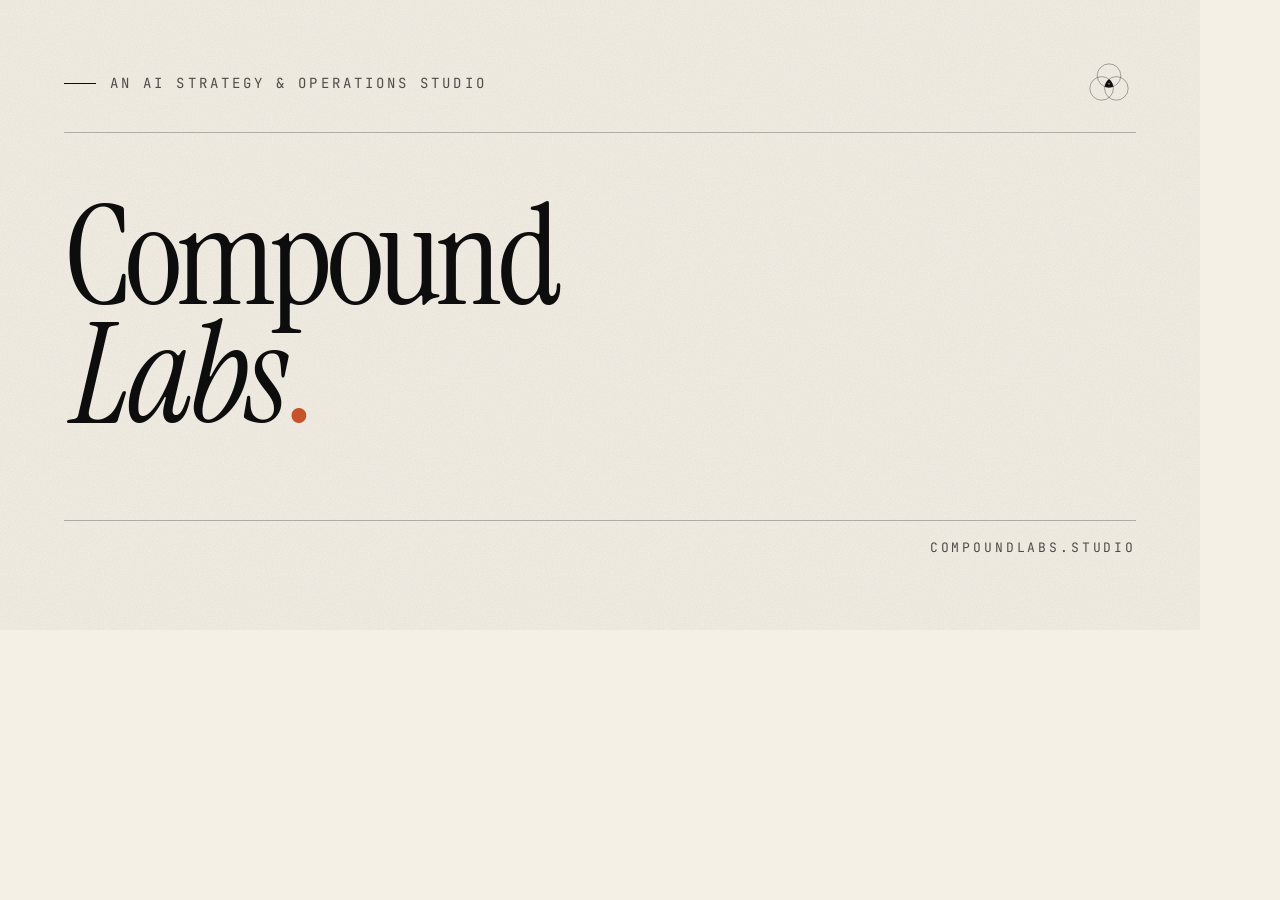
<file: og.html>
<!DOCTYPE html>
<html lang="en">
<head>
<meta charset="UTF-8">
<title>Compound Labs · OG image</title>
<link rel="preconnect" href="https://fonts.googleapis.com">
<link rel="preconnect" href="https://fonts.gstatic.com" crossorigin>
<link href="https://fonts.googleapis.com/css2?family=Instrument+Serif:ital@0;1&family=JetBrains+Mono:wght@400;500&display=swap" rel="stylesheet">
<style>
  *,*::before,*::after{box-sizing:border-box;margin:0;padding:0}
  html,body{width:1200px;height:630px}
  body{
    background:#F4F0E6;
    color:#0D0D0D;
    font-family:'Instrument Serif','Iowan Old Style',Georgia,serif;
    overflow:hidden;
    position:relative;
    -webkit-font-smoothing:antialiased;
    -moz-osx-font-smoothing:grayscale;
    text-rendering:optimizeLegibility;
  }
  /* paper grain */
  body::before{
    content:'';position:absolute;inset:0;pointer-events:none;
    opacity:.45;mix-blend-mode:multiply;
    background-image:url("data:image/svg+xml;utf8,<svg xmlns='http://www.w3.org/2000/svg' width='280' height='280'><filter id='n'><feTurbulence type='fractalNoise' baseFrequency='.85' numOctaves='2' stitchTiles='stitch'/><feColorMatrix values='0 0 0 0 0 0 0 0 0 0 0 0 0 0 0 0 0 0 .12 0'/></filter><rect width='100%25' height='100%25' filter='url(%23n)'/></svg>");
  }
  .frame{position:absolute;inset:56px 64px;overflow:hidden}
  /* explicit positioning — guarantees fit in 630px */
  .top{
    position:absolute;top:0;left:0;right:0;
    display:flex;align-items:center;justify-content:space-between;
    padding-bottom:22px;border-bottom:1px solid rgba(13,13,13,.28);
  }
  .eyebrow{
    font-family:'JetBrains Mono',ui-monospace,monospace;font-size:14px;font-weight:400;
    letter-spacing:.22em;text-transform:uppercase;color:#4F4D48;
    display:flex;align-items:center;gap:14px;
  }
  .eyebrow::before{content:'';width:32px;height:1px;background:#0D0D0D}
  .logo{width:54px;height:54px;color:#0D0D0D}
  .mid{
    position:absolute;top:50%;left:0;right:0;transform:translateY(-50%);
  }
  .wordmark{
    font-size:140px;line-height:.86;letter-spacing:-.04em;font-weight:400;
  }
  .wordmark .row1{display:block}
  .wordmark .row2{display:block;font-style:italic;letter-spacing:-.025em;text-indent:.06em;margin-top:-.02em}
  .wordmark .stop{color:#C8532B;font-style:normal;letter-spacing:0}
  .bot{
    position:absolute;bottom:0;left:0;right:0;height:54px;
    display:flex;align-items:center;justify-content:flex-end;
    border-top:1px solid rgba(13,13,13,.28);
  }
  .url{
    font-family:'JetBrains Mono',ui-monospace,monospace;font-size:13px;font-weight:400;
    letter-spacing:.22em;text-transform:uppercase;color:#4F4D48;
  }
</style>
</head>
<body>
  <div class="frame">
    <div class="top">
      <div class="eyebrow">An AI Strategy &amp; Operations Studio</div>
      <svg class="logo" viewBox="0 0 220 220" aria-hidden="true">
        <defs>
          <clipPath id="og-cl-top"><circle cx="110" cy="80" r="48"/></clipPath>
          <clipPath id="og-cl-left"><circle cx="80" cy="132" r="48"/></clipPath>
        </defs>
        <g clip-path="url(#og-cl-top)"><g clip-path="url(#og-cl-left)"><circle cx="140" cy="132" r="48" fill="currentColor"/></g></g>
        <g fill="none" stroke="currentColor" stroke-width="1.4">
          <circle cx="110" cy="80" r="48"/>
          <circle cx="80" cy="132" r="48"/>
          <circle cx="140" cy="132" r="48"/>
        </g>
        <circle cx="110" cy="113" r="4" fill="#C8532B"/>
      </svg>
    </div>

    <div class="mid">
      <h1 class="wordmark">
        <span class="row1">Compound</span>
        <span class="row2">Labs<span class="stop">.</span></span>
      </h1>
    </div>

    <div class="bot">
      <div class="url">compoundlabs.studio</div>
    </div>
  </div>
<!-- Start of HubSpot Embed Code -->
<script type="text/javascript" id="hs-script-loader" async defer src="//js-na2.hs-scripts.com/246136617.js"></script>
<!-- End of HubSpot Embed Code -->
</body>
</html>
</file>
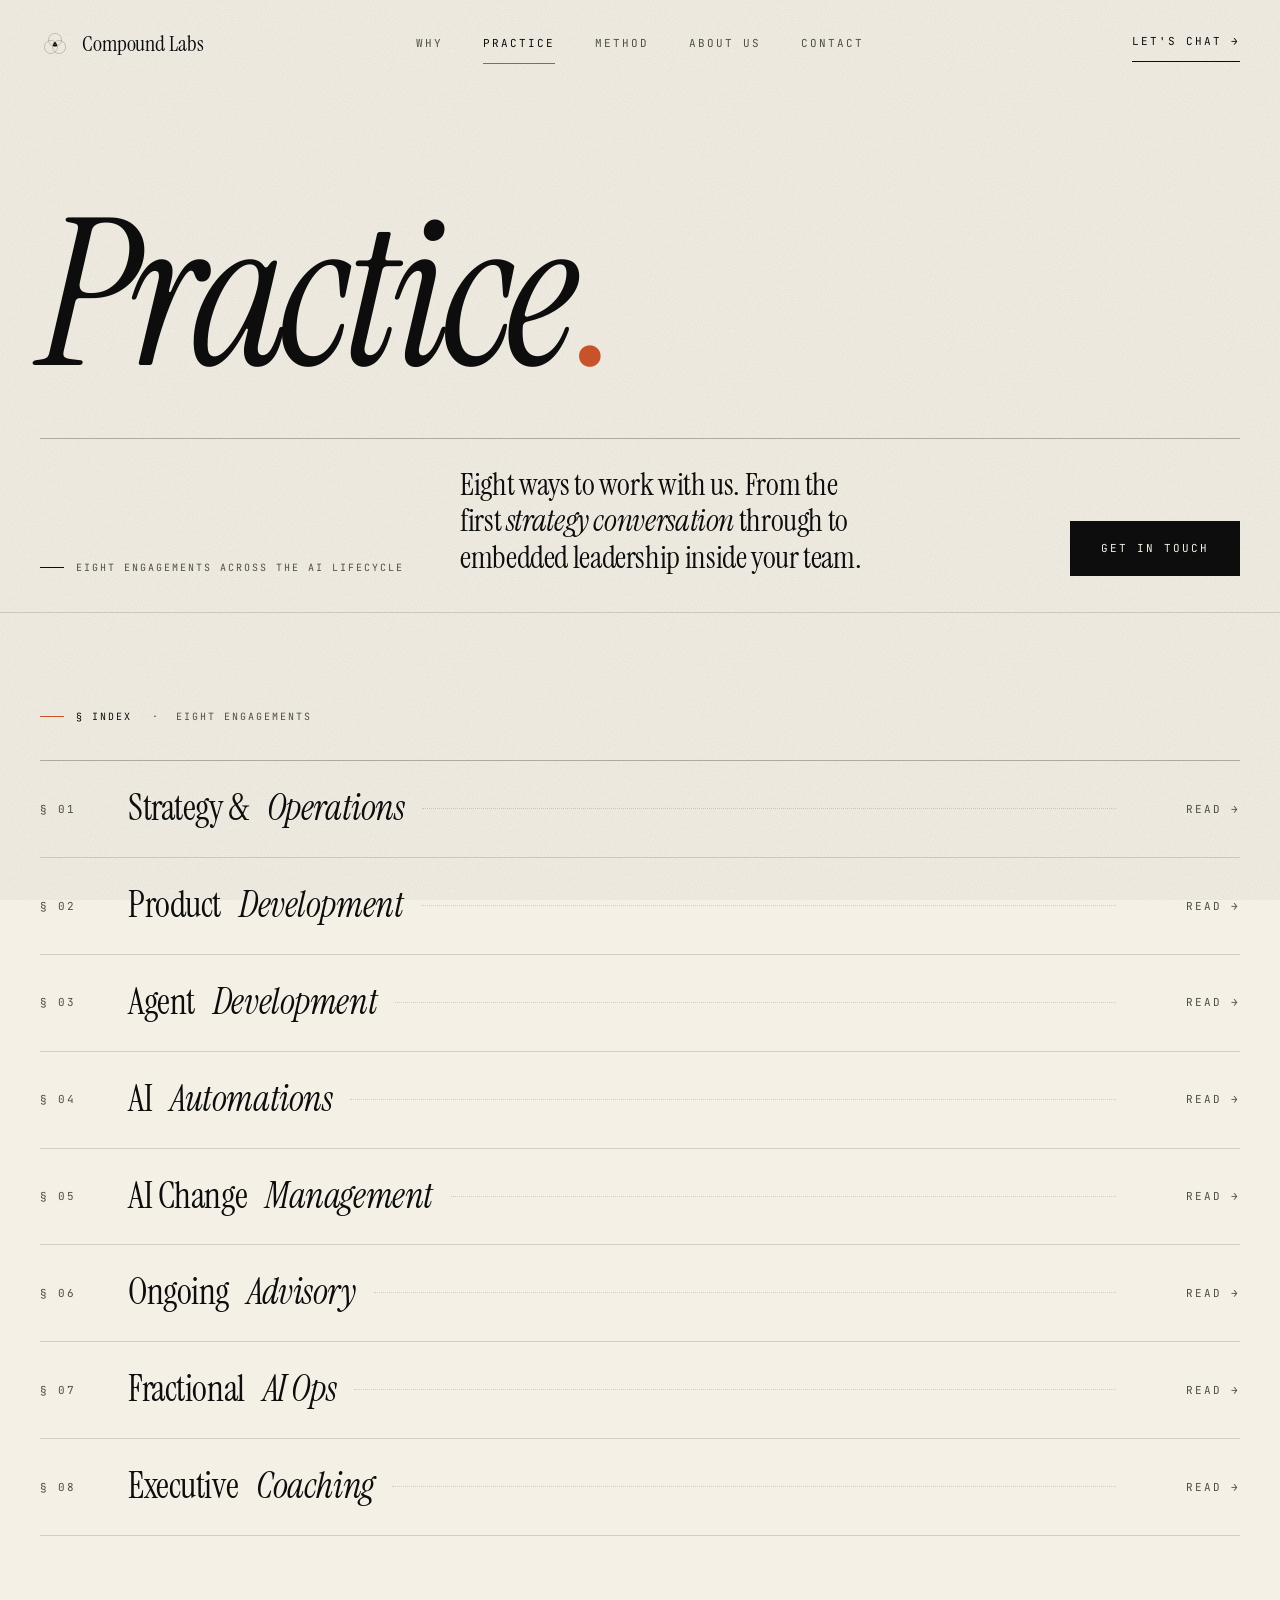
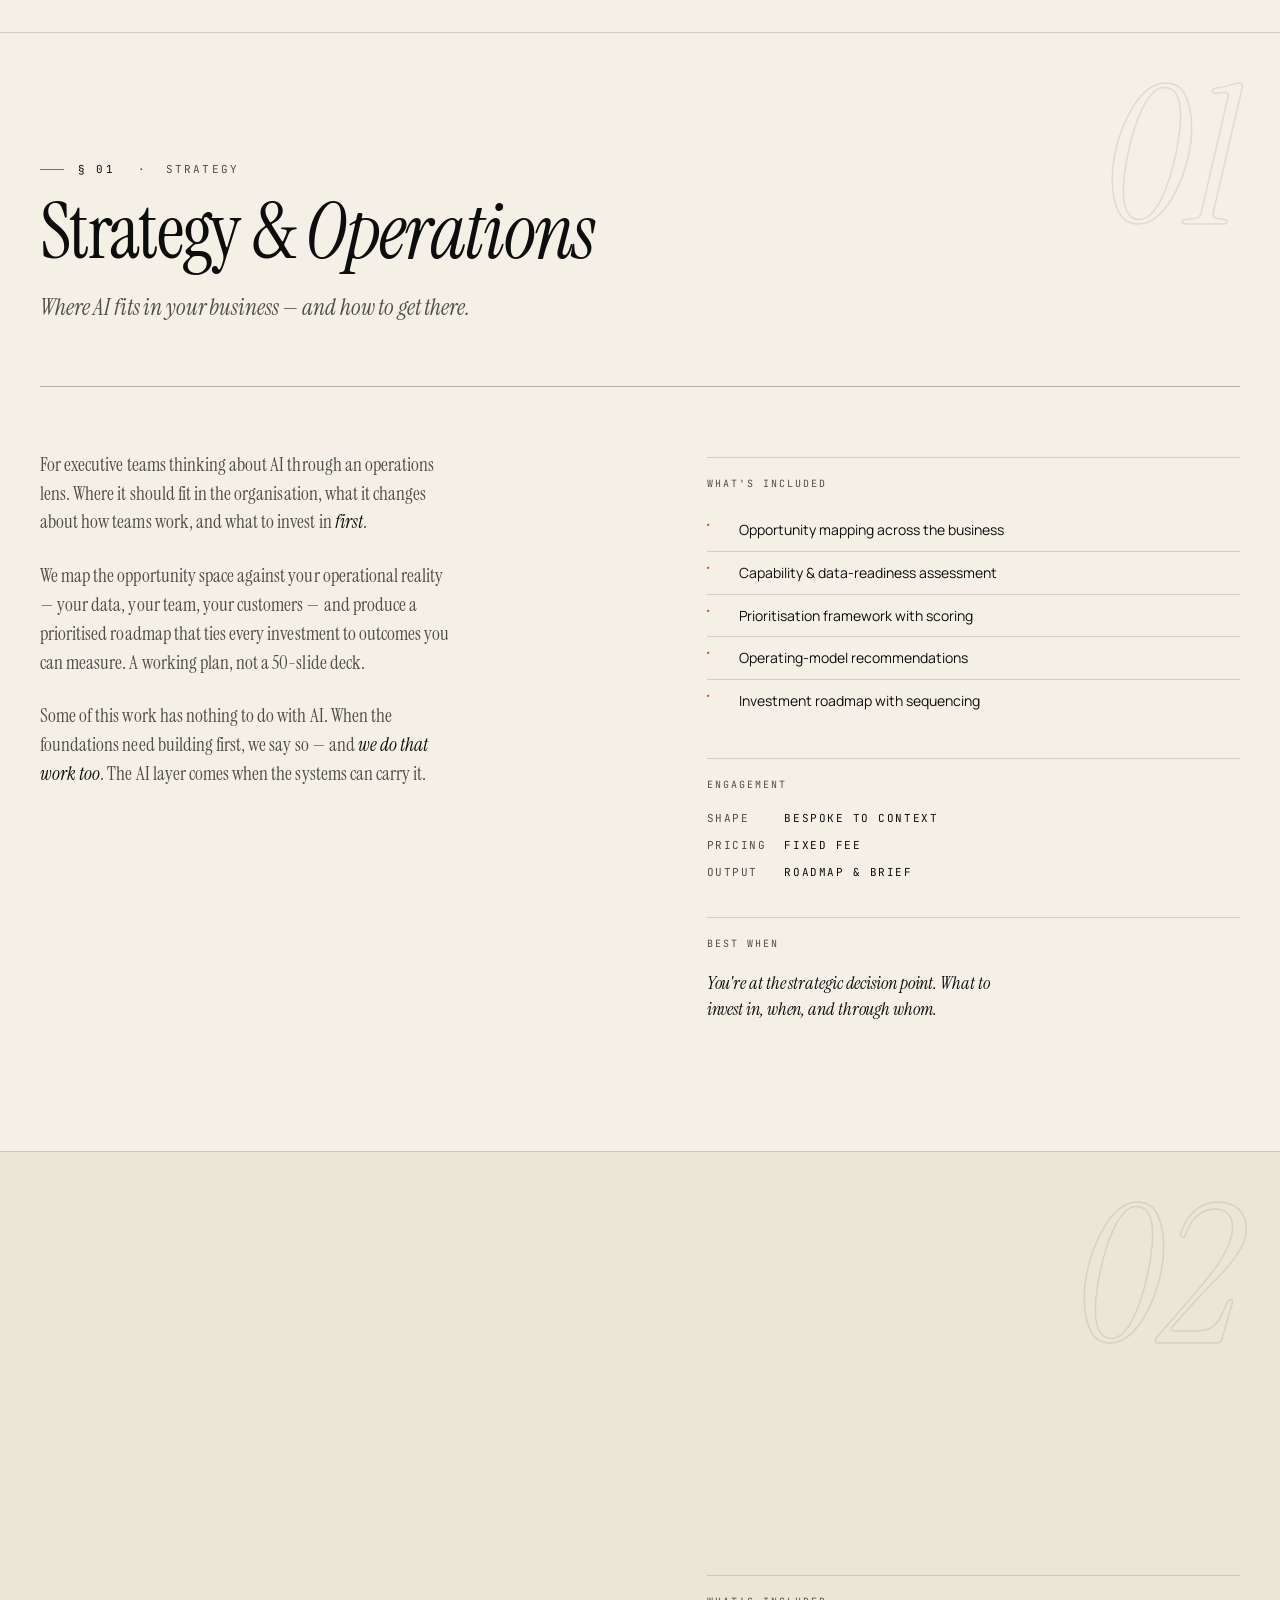
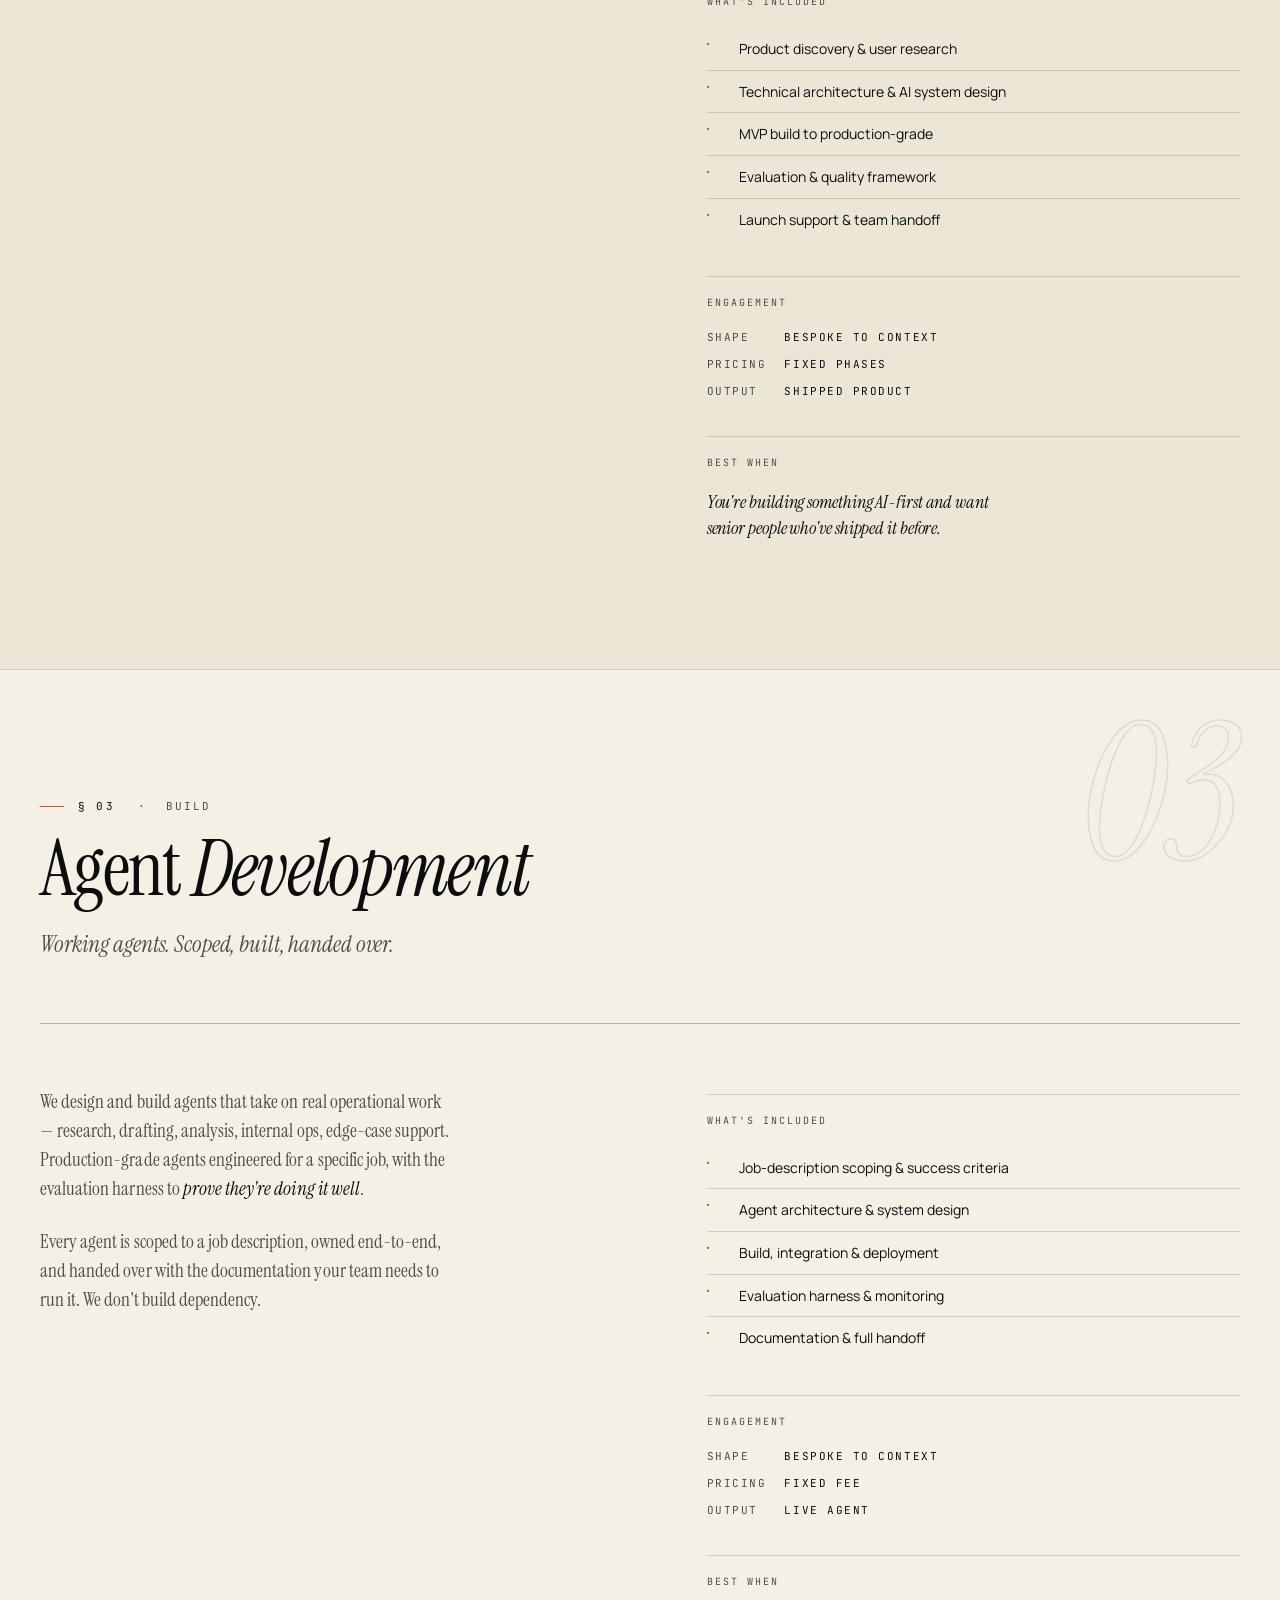
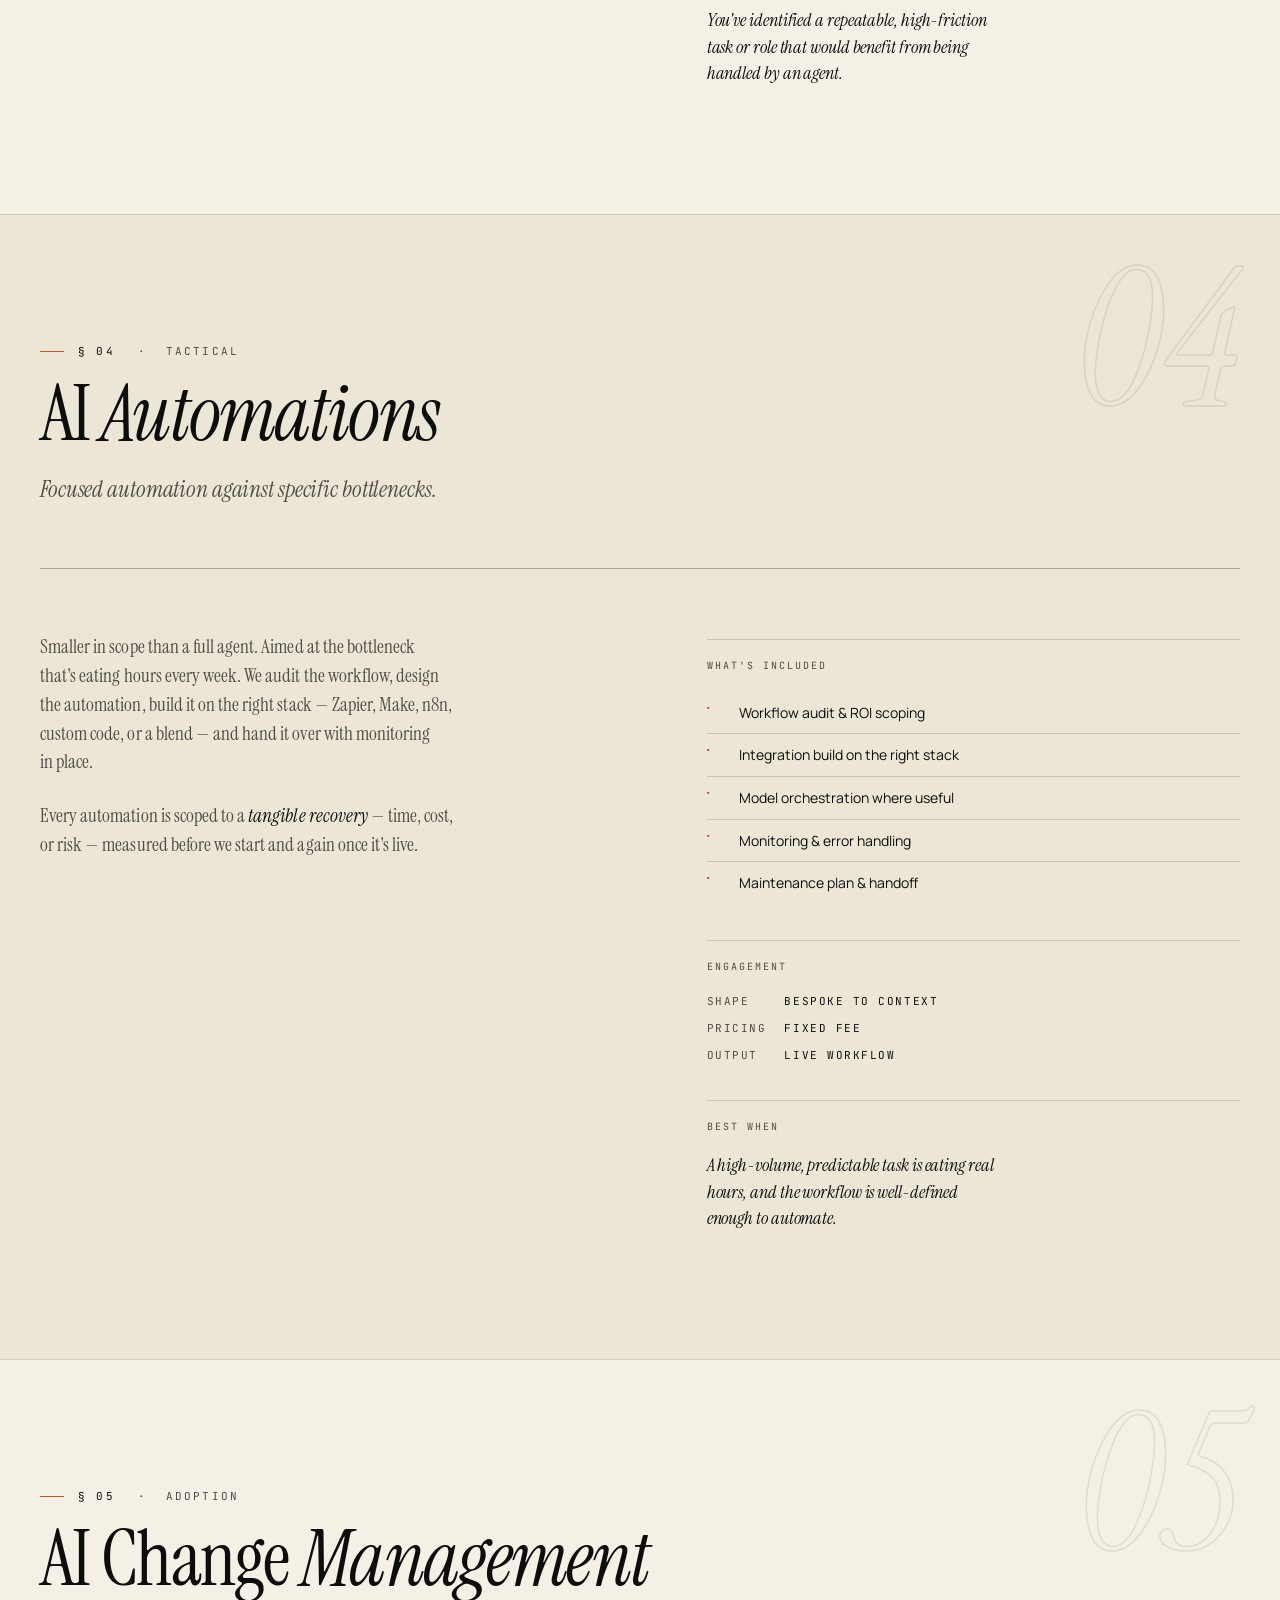
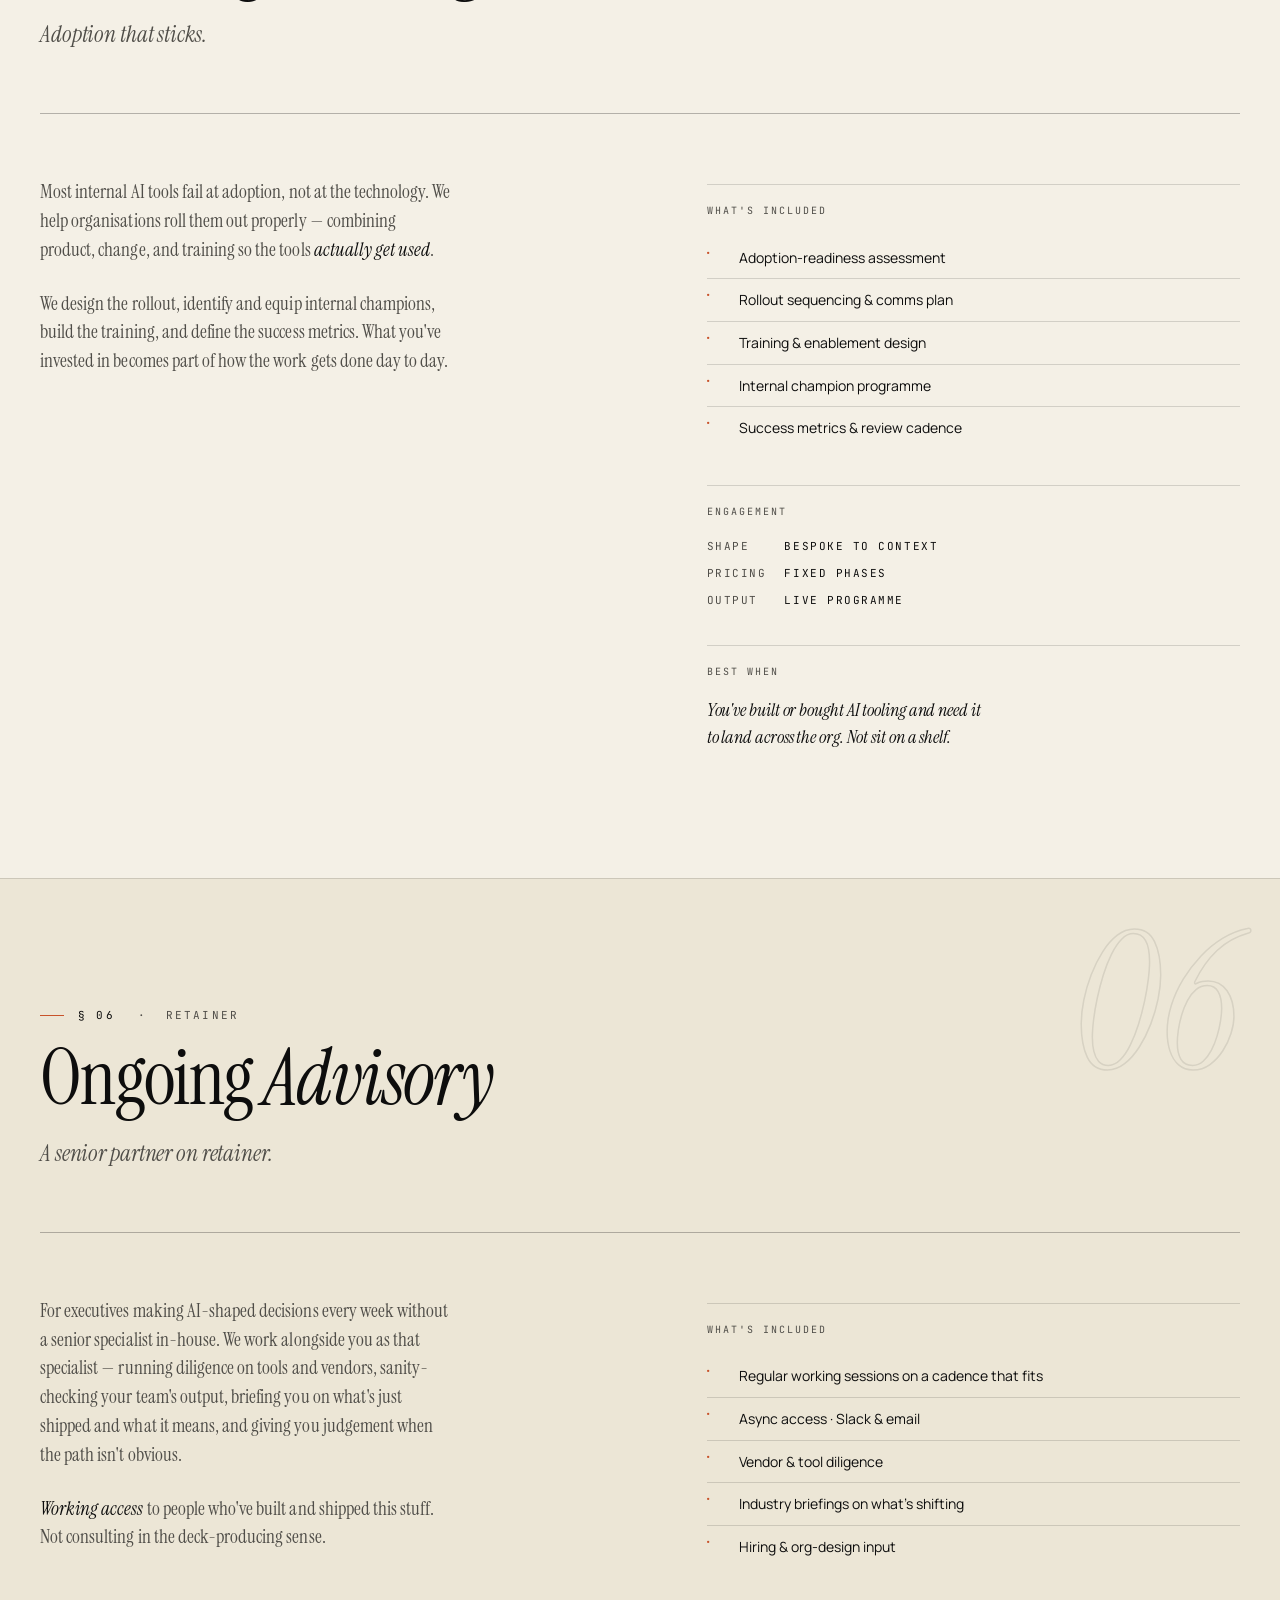
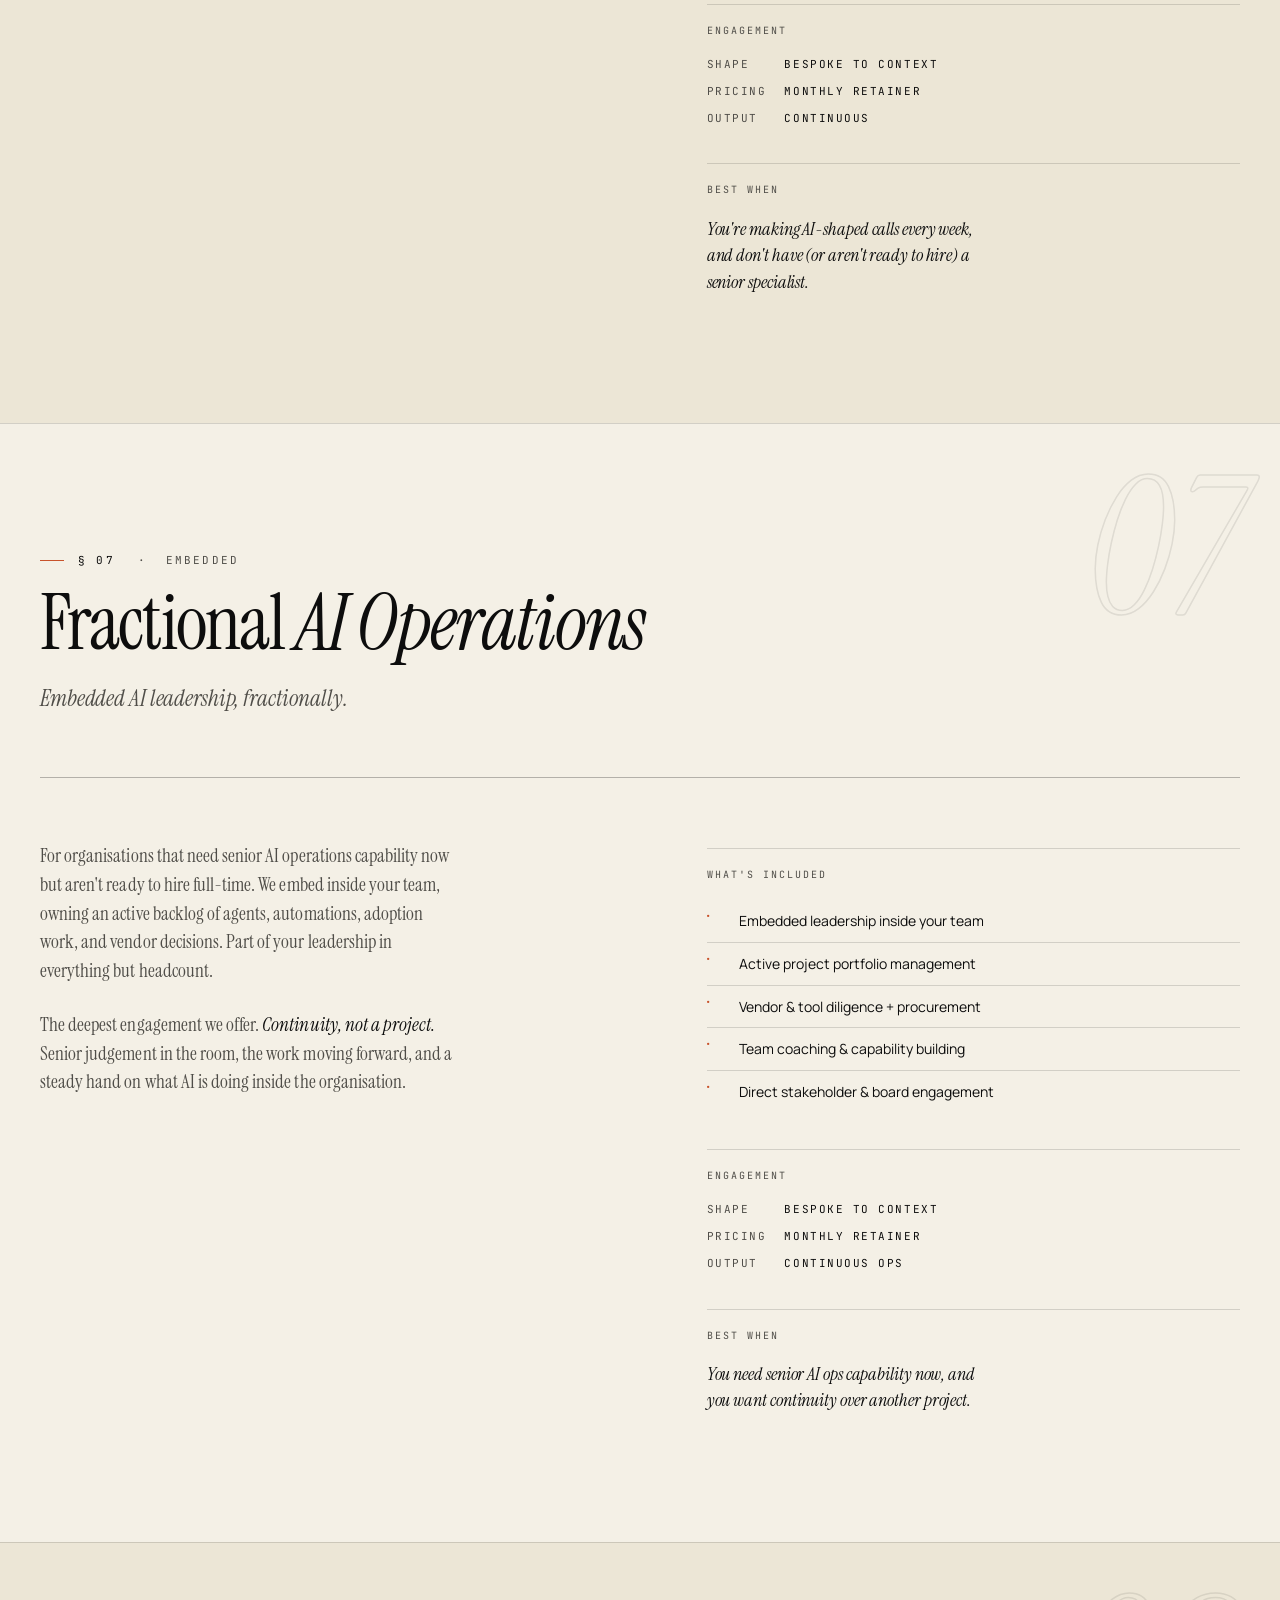
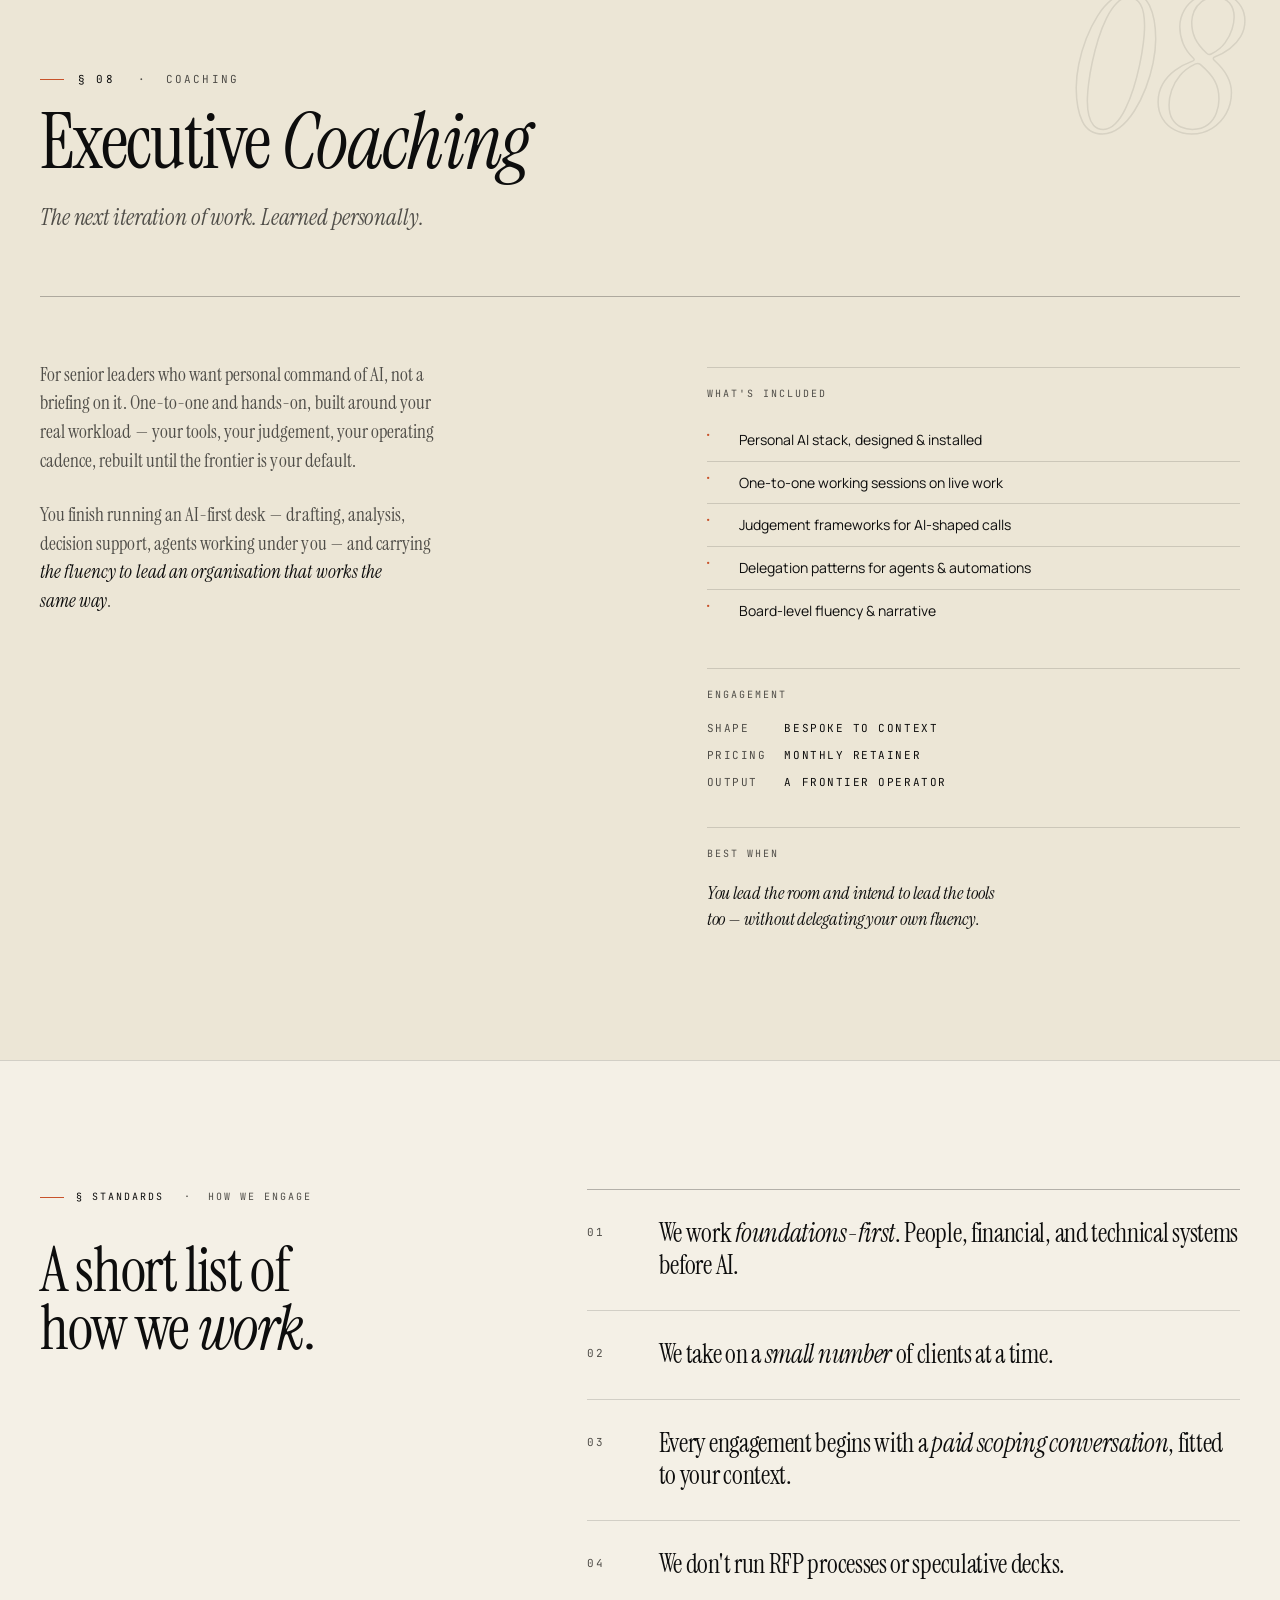
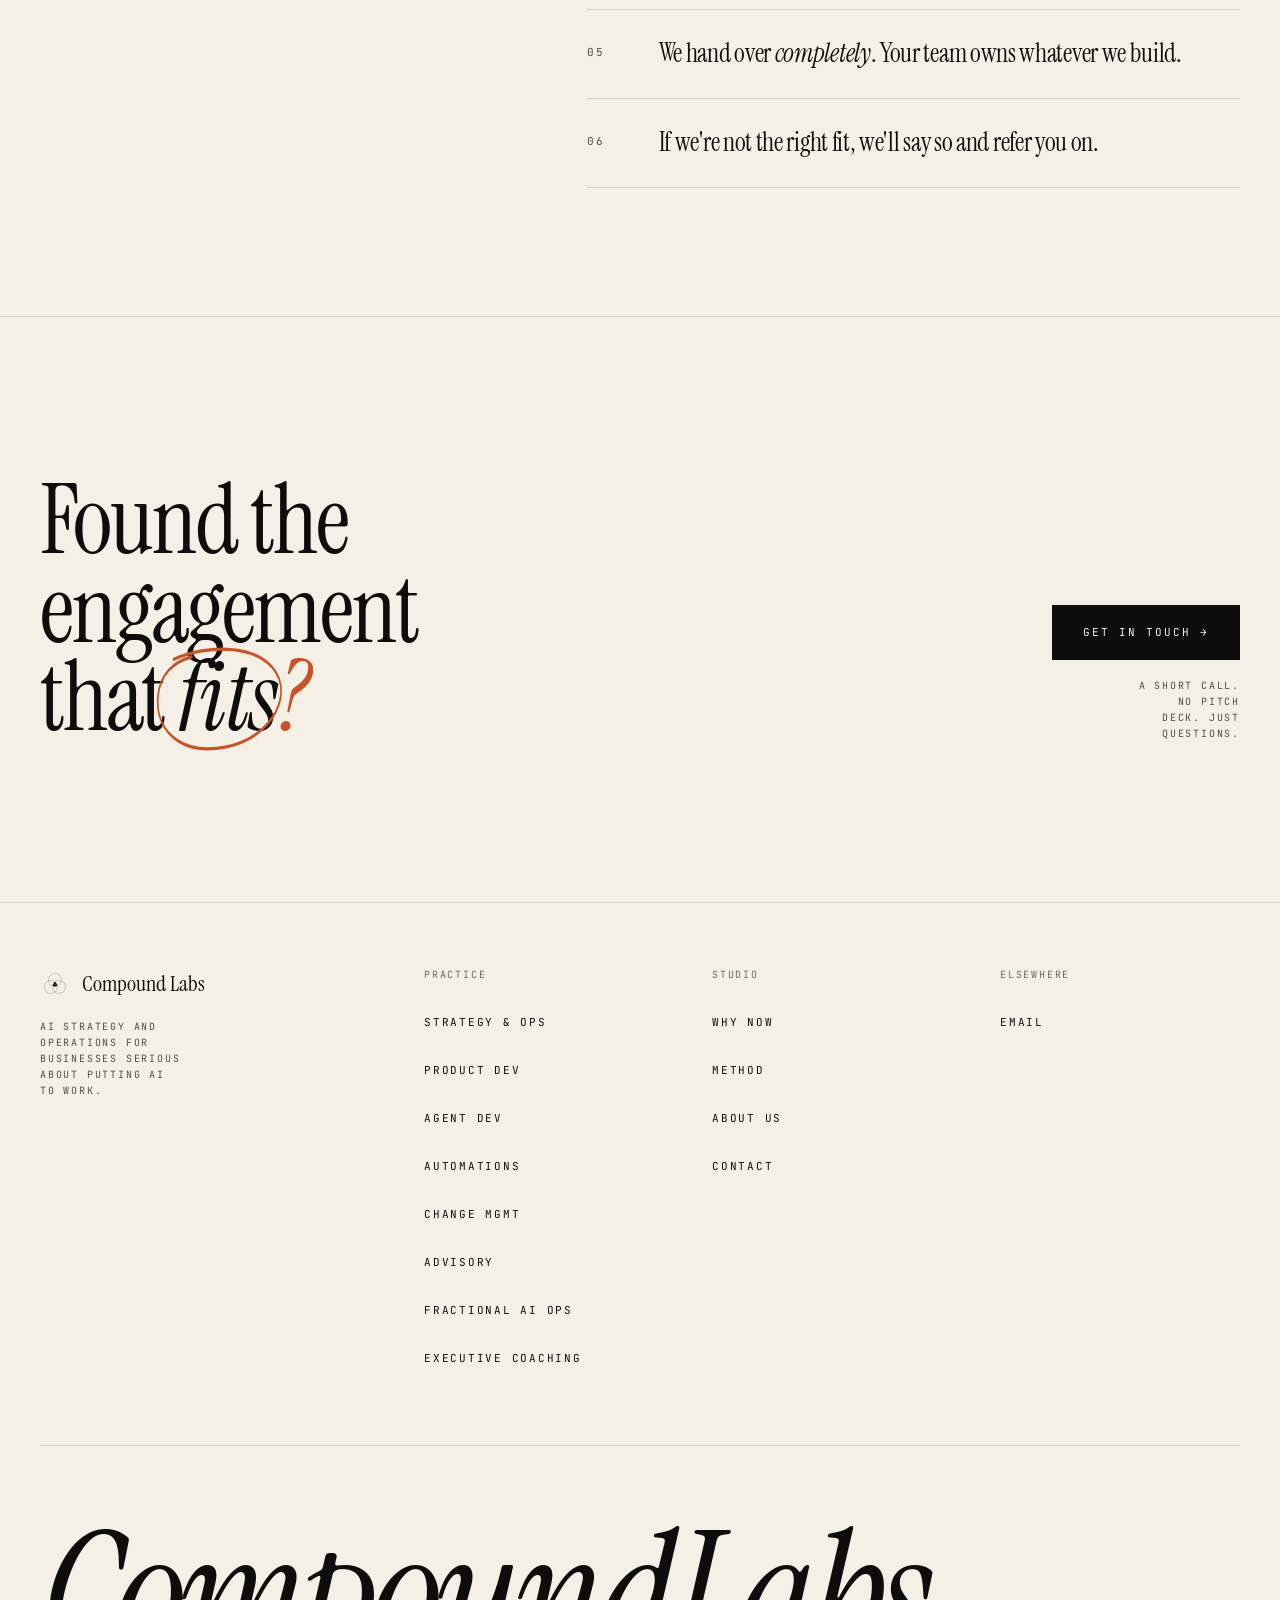
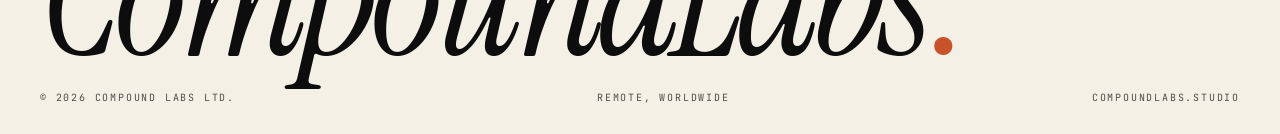
<file: services.html>
<!DOCTYPE html>
<html lang="en">
<head>
<meta charset="UTF-8">
<meta name="viewport" content="width=device-width,initial-scale=1.0">
<meta name="robots" content="noindex, nofollow">
<!-- Google tag (gtag.js) -->
<script async src="https://www.googletagmanager.com/gtag/js?id=G-2E2Q73H199"></script>
<script>
  window.dataLayer = window.dataLayer || [];
  function gtag(){dataLayer.push(arguments);}
  gtag('js', new Date());
  gtag('config', 'G-2E2Q73H199');
</script>
<title>Practice — Compound Labs</title>
<meta name="description" content="Eight engagements across the AI lifecycle. Strategy, products, agents, automation, change management, advisory, fractional AI operations, and executive coaching.">
<meta name="theme-color" content="#F4F0E6">
<meta property="og:title" content="Practice — Compound Labs">
<meta property="og:description" content="Eight engagements across the AI lifecycle. Strategy through to embedded operations and executive coaching.">
<meta property="og:type" content="website">
<meta property="og:site_name" content="Compound Labs">
<meta name="twitter:card" content="summary">
<meta name="twitter:title" content="Practice — Compound Labs">
<meta name="twitter:description" content="Eight engagements across the AI lifecycle.">
<link rel="canonical" href="https://compoundlabs.studio/services.html">
<meta property="og:url" content="https://compoundlabs.studio/services.html">
<meta property="og:image" content="https://compoundlabs.studio/og-image.png">
<meta name="twitter:image" content="https://compoundlabs.studio/og-image.png">
<link rel="icon" type="image/svg+xml" href="favicon.svg">
<link rel="preconnect" href="https://fonts.googleapis.com">
<link rel="preconnect" href="https://fonts.gstatic.com" crossorigin>
<link rel="preload" as="style" href="https://fonts.googleapis.com/css2?family=Instrument+Serif:ital@0;1&family=Manrope:wght@300;400;500;600&family=JetBrains+Mono:wght@300;400;500&display=swap">
<link rel="stylesheet" href="https://fonts.googleapis.com/css2?family=Instrument+Serif:ital@0;1&family=Manrope:wght@300;400;500;600&family=JetBrains+Mono:wght@300;400;500&display=swap" media="print" onload="this.media='all'">
<noscript><link rel="stylesheet" href="https://fonts.googleapis.com/css2?family=Instrument+Serif:ital@0;1&family=Manrope:wght@300;400;500;600&family=JetBrains+Mono:wght@300;400;500&display=swap"></noscript>
<link rel="stylesheet" href="styles.css">
<!-- Google Search Console verification — paste meta value below when issued -->
<!-- <meta name="google-site-verification" content="YOUR_TOKEN_HERE"> -->
<script defer data-domain="compoundlabs.studio" src="https://plausible.io/js/script.outbound-links.tagged-events.js"></script>
<script>window.plausible=window.plausible||function(){(window.plausible.q=window.plausible.q||[]).push(arguments)}</script>
<script type="application/ld+json">
{
  "@context": "https://schema.org",
  "@graph": [
    {
      "@type": "BreadcrumbList",
      "itemListElement": [
        { "@type": "ListItem", "position": 1, "name": "Home", "item": "https://compoundlabs.studio/" },
        { "@type": "ListItem", "position": 2, "name": "Practice", "item": "https://compoundlabs.studio/services.html" }
      ]
    },
    {
      "@type": "ItemList",
      "name": "Engagements",
      "description": "Eight ways to work with Compound Labs.",
      "itemListElement": [
        { "@type": "ListItem", "position": 1, "name": "Strategy & Operations", "url": "https://compoundlabs.studio/services.html#strategy" },
        { "@type": "ListItem", "position": 2, "name": "Product Development", "url": "https://compoundlabs.studio/services.html#product" },
        { "@type": "ListItem", "position": 3, "name": "Agent Development", "url": "https://compoundlabs.studio/services.html#agents" },
        { "@type": "ListItem", "position": 4, "name": "AI Automations", "url": "https://compoundlabs.studio/services.html#automation" },
        { "@type": "ListItem", "position": 5, "name": "AI Change Management", "url": "https://compoundlabs.studio/services.html#change" },
        { "@type": "ListItem", "position": 6, "name": "Ongoing Advisory", "url": "https://compoundlabs.studio/services.html#advisory" },
        { "@type": "ListItem", "position": 7, "name": "Fractional AI Operations", "url": "https://compoundlabs.studio/services.html#fractional" },
        { "@type": "ListItem", "position": 8, "name": "Executive Coaching", "url": "https://compoundlabs.studio/services.html#coaching" }
      ]
    }
  ]
}
</script>
<style>
  /* ── PAGE HERO ──────────────────────────────────────── */
  .page-hero{
    padding:128px var(--pad) 0;
    position:relative;z-index:2;
    border-bottom:1px solid var(--rule);
  }
  .page-meta{
    display:grid;grid-template-columns:1fr 1fr 1fr;gap:24px;
    padding-bottom:14px;border-bottom:1px solid var(--rule-strong);
    font-family:var(--mono);font-size:10px;letter-spacing:.18em;text-transform:uppercase;color:var(--ink-soft);
  }
  .page-meta > div:nth-child(2){text-align:center}
  .page-meta > div:nth-child(3){text-align:right}
  .page-meta b{font-weight:400;color:var(--ink)}

  .page-stage{
    padding:80px 0 56px;
  }
  .page-title{
    font-family:var(--serif);font-weight:400;
    font-size:clamp(4.5rem,16vw,17rem);
    line-height:.85;letter-spacing:-.04em;
    font-style:italic;color:var(--ink);
  }
  .page-title .stop{color:var(--vermillion);font-style:normal;letter-spacing:0}

  .page-foot{
    display:grid;grid-template-columns:auto minmax(0,1fr) auto;
    gap:56px;align-items:end;
    padding:28px 0 36px;border-top:1px solid var(--rule-strong);
  }
  .page-eyebrow{
    display:flex;align-items:center;gap:12px;white-space:nowrap;
    font-family:var(--mono);font-size:10px;letter-spacing:.2em;text-transform:uppercase;
    color:var(--ink-soft);line-height:1.6;
  }
  .page-eyebrow .tag-line{width:24px;height:1px;background:var(--ink);flex-shrink:0}
  .page-lead{
    font-family:var(--serif);font-size:clamp(1.5rem,2.4vw,2.2rem);line-height:1.18;
    letter-spacing:-.012em;max-width:36ch;color:var(--ink);
  }
  .page-lead em{font-style:italic}

  /* ── INDEX (TOC) ────────────────────────────────────── */
  .svc-index{padding:96px var(--pad);position:relative;z-index:2}
  .svc-index-inner{max-width:var(--max);margin:0 auto}
  .svc-index ol{list-style:none;border-top:1px solid var(--rule-strong)}
  .svc-index li{
    display:grid;grid-template-columns:64px minmax(0,1fr) 100px;
    gap:24px;align-items:center;
    border-bottom:1px solid var(--rule);
    transition:padding .35s cubic-bezier(.16,1,.3,1),background .25s;
  }
  .svc-index li:hover{padding-left:18px;padding-right:18px;background:var(--paper-deep)}
  .svc-index li a{
    display:contents;
    font-family:var(--serif);
  }
  .svc-index .num{font-family:var(--mono);font-size:11px;letter-spacing:.18em;color:var(--ink-soft);padding:30px 0}
  .svc-index .name{
    font-size:clamp(1.6rem,2.8vw,2.4rem);line-height:1;letter-spacing:-.012em;color:var(--ink);
    padding:30px 0;display:flex;align-items:center;gap:18px;
  }
  .svc-index .name em{font-style:italic}
  .svc-index .name .leader{flex:1;border-bottom:1px dotted var(--rule-strong);align-self:end;margin-bottom:.5em;opacity:.55;transition:opacity .25s}
  .svc-index li:hover .name .leader{opacity:1}
  .svc-index .arrow{
    text-align:right;
    font-family:var(--mono);font-size:11px;letter-spacing:.18em;text-transform:uppercase;color:var(--ink-soft);
    padding:30px 0;transition:color .2s,transform .25s;
  }
  .svc-index li:hover .arrow{color:var(--vermillion);transform:translateX(6px)}

  /* ── SERVICE DETAIL ─────────────────────────────────── */
  .service{
    padding:128px var(--pad);position:relative;z-index:2;
    border-top:1px solid var(--rule);
    scroll-margin-top:120px;
  }
  .service.alt{background:var(--paper-deep)}
  .service-inner{max-width:var(--max);margin:0 auto}
  .service-head{
    display:grid;grid-template-columns:1fr;gap:18px;
    padding-bottom:64px;
    border-bottom:1px solid var(--rule-strong);
    margin-bottom:64px;
  }
  .service-num{
    font-family:var(--mono);font-size:11px;letter-spacing:.2em;text-transform:uppercase;color:var(--ink-soft);
    display:flex;align-items:center;gap:14px;
  }
  .service-num::before{content:'';width:24px;height:1px;background:var(--vermillion)}
  .service-num b{color:var(--ink);font-weight:400}
  .service-title{
    font-family:var(--serif);font-weight:400;
    font-size:clamp(2.8rem,6vw,6rem);line-height:.95;letter-spacing:-.022em;color:var(--ink);
  }
  .service-title em{font-style:italic}
  .service-tagline{
    font-family:var(--serif);font-style:italic;
    font-size:clamp(1.2rem,1.8vw,1.6rem);line-height:1.25;letter-spacing:-.005em;
    color:var(--ink-soft);max-width:48ch;margin-top:6px;
  }

  .service-body{
    display:grid;grid-template-columns:1.1fr 1fr;gap:80px;
    align-items:start;
  }
  .service-desc p{
    font-family:var(--serif);font-size:clamp(1.15rem,1.5vw,1.35rem);
    line-height:1.5;letter-spacing:.002em;color:var(--ink-soft);margin-bottom:1.3em;max-width:46ch;
  }
  .service-desc p:last-child{margin-bottom:0}
  .service-desc strong{color:var(--ink);font-weight:400;font-style:italic}

  .service-aside{
    display:grid;grid-template-columns:1fr;gap:36px;
    padding-top:6px;
  }
  .aside-block{padding-top:18px;border-top:1px solid var(--rule)}
  .aside-h{
    font-family:var(--mono);font-size:10px;letter-spacing:.2em;text-transform:uppercase;color:var(--ink-soft);
    margin-bottom:18px;
  }
  .aside-list{list-style:none}
  .aside-list li{
    display:grid;grid-template-columns:24px 1fr;gap:8px;
    padding:10px 0;border-bottom:1px solid var(--rule);
    font-size:14px;line-height:1.55;color:var(--ink);
  }
  .aside-list li:last-child{border-bottom:none}
  .aside-list li::before{
    content:'·';font-family:var(--serif);font-size:1.6em;line-height:.6;color:var(--vermillion);
    grid-column:1;
  }
  .aside-meta{
    display:grid;grid-template-columns:auto 1fr;gap:10px 18px;
    font-family:var(--mono);font-size:11px;letter-spacing:.14em;text-transform:uppercase;
  }
  .aside-meta dt{color:var(--ink-soft)}
  .aside-meta dd{color:var(--ink)}
  .aside-fit{
    font-family:var(--serif);font-style:italic;font-size:1.1rem;line-height:1.5;
    letter-spacing:-.005em;color:var(--ink);max-width:36ch;
  }

  /* ── PRINCIPLES ─────────────────────────────────────── */
  .principles{padding:128px var(--pad);border-top:1px solid var(--rule);position:relative;z-index:2}
  .principles-inner{max-width:var(--max);margin:0 auto;display:grid;grid-template-columns:1fr 1.4fr;gap:80px;align-items:start}
  .principles-h{
    font-family:var(--serif);font-weight:400;
    font-size:clamp(2.4rem,4.8vw,4.6rem);line-height:.95;letter-spacing:-.022em;
  }
  .principles-h em{font-style:italic}
  .principles-list{list-style:none;border-top:1px solid var(--rule-strong)}
  .principles-list li{
    display:grid;grid-template-columns:48px minmax(0,1fr);gap:24px;
    padding:28px 0;border-bottom:1px solid var(--rule);align-items:start;
  }
  .principles-list .pn{
    font-family:var(--mono);font-size:11px;letter-spacing:.18em;color:var(--ink-soft);padding-top:6px;
  }
  .principles-list .pt{
    font-family:var(--serif);font-size:clamp(1.3rem,2vw,1.7rem);line-height:1.25;letter-spacing:-.012em;color:var(--ink);
  }
  .principles-list .pt em{font-style:italic}

  /* ── RESPONSIVE ─────────────────────────────────────── */
  @media (max-width:1100px){
    .service-body{grid-template-columns:1fr;gap:48px}
    .service-aside{grid-template-columns:1fr 1fr;gap:32px}
    .principles-inner{grid-template-columns:1fr;gap:48px}
  }
  @media (max-width:760px){
    .page-hero{padding:120px var(--pad) 0}
    .page-eyebrow{white-space:normal}
    .page-stage{padding:36px 0 32px}
    .page-title{font-size:clamp(4rem,28vw,9rem)}
    .page-foot{grid-template-columns:1fr;gap:24px;padding:20px 0 28px}
    .svc-index{padding:64px var(--pad)}
    .svc-index li{grid-template-columns:36px 1fr;gap:14px}
    .svc-index li:hover{padding-left:0;padding-right:0;background:transparent}
    .svc-index .num{padding:20px 0;font-size:10px}
    .svc-index .name{padding:20px 0;font-size:1.4rem;gap:10px}
    .svc-index .name .leader{display:none}
    .svc-index .arrow{display:none}
    .service{padding:80px var(--pad);scroll-margin-top:90px}
    .service-head{padding-bottom:36px;margin-bottom:36px}
    .service-body{gap:36px}
    .service-aside{grid-template-columns:1fr;gap:28px}
    .principles{padding:80px var(--pad)}
  }
</style>
</head>
<body>

<!-- shared logo svg -->
<svg width="0" height="0" style="position:absolute" aria-hidden="true">
  <defs>
    <symbol id="cl-logo" viewBox="0 0 220 220">
      <defs>
        <clipPath id="cl-top"><circle cx="110" cy="80" r="48"/></clipPath>
        <clipPath id="cl-left"><circle cx="80" cy="132" r="48"/></clipPath>
      </defs>
      <g clip-path="url(#cl-top)"><g clip-path="url(#cl-left)"><circle cx="140" cy="132" r="48" fill="currentColor"/></g></g>
      <g fill="none" stroke="currentColor" stroke-width="1.4">
        <circle cx="110" cy="80" r="48"/>
        <circle cx="80" cy="132" r="48"/>
        <circle cx="140" cy="132" r="48"/>
      </g>
      <circle cx="110" cy="113" r="4" fill="#C8532B"/>
    </symbol>
  </defs>
</svg>

<a href="#main" class="skip-link">Skip to content</a>
<div class="read-progress" id="readProgress"></div>

<!-- NAV -->
<nav id="nav">
  <a href="index.html" class="logo">
    <svg><use href="#cl-logo"/></svg>
    <span>Compound&nbsp;Labs</span>
  </a>
  <div class="nav-links">
    <a href="index.html#why">Why</a>
    <a href="services.html" class="active" aria-current="page">Practice</a>
    <a href="index.html#method">Method</a>
    <a href="index.html#studio">About Us</a>
    <a href="#contact" data-modal>Contact</a>
  </div>
  <div class="nav-cta-wrap">
    <a class="nav-cta" href="https://calendly.com/lucien-compoundlabs/30min" target="_blank" rel="noopener">Let's chat →</a>
    <button type="button" class="nav-toggle" id="navToggle" aria-label="Open menu" aria-expanded="false">
      <span class="bar"></span><span class="bar"></span><span class="bar"></span>
    </button>
  </div>
</nav>

<!-- MOBILE MENU -->
<div class="mobile-menu" id="mobileMenu">
  <ul>
    <li><a href="index.html">Home <span class="num">→</span></a></li>
    <li><a href="index.html#why">Why <span class="num">§ 01</span></a></li>
    <li><a href="index.html#foundation">Foundation <span class="num">§ 02</span></a></li>
    <li><a href="services.html">Practice <span class="num">§ 03</span></a></li>
    <li><a href="index.html#method">Method <span class="num">§ 04</span></a></li>
    <li><a href="index.html#studio">About Us <span class="num">§ 05</span></a></li>
    <li><button type="button" data-modal>Contact <span class="num">→</span></button></li>
    <li><a href="https://calendly.com/lucien-compoundlabs/30min" target="_blank" rel="noopener">Book a call <span class="num">↗</span></a></li>
  </ul>
  <div class="mobile-menu-foot">
    <span>Compound Labs · 2026</span>
    <span>Remote</span>
  </div>
</div>

<main id="main" tabindex="-1">

<!-- PAGE HERO -->
<section class="page-hero">
  <div class="page-stage">
    <h1 class="page-title">Practice<span class="stop">.</span></h1>
  </div>

  <div class="page-foot">
    <div class="page-eyebrow"><span class="tag-line"></span>Eight engagements across the AI lifecycle</div>
    <p class="page-lead">Eight ways to work with us. From the first <em>strategy conversation</em> through to embedded leadership inside your team.</p>
    <div class="hero-actions">
      <button type="button" class="btn" data-modal>Get in touch</button>
    </div>
  </div>
</section>

<!-- INDEX -->
<section class="svc-index">
  <div class="svc-index-inner">
    <div class="section-tag rv"><b>§ Index</b> &nbsp;·&nbsp; Eight engagements</div>
    <ol>
      <li class="rv"><a href="#strategy">
        <span class="num">§ 01</span>
        <span class="name">Strategy &amp; <em>Operations</em><span class="leader"></span></span>
        <span class="arrow">Read →</span>
      </a></li>
      <li class="rv"><a href="#product">
        <span class="num">§ 02</span>
        <span class="name">Product <em>Development</em><span class="leader"></span></span>
        <span class="arrow">Read →</span>
      </a></li>
      <li class="rv"><a href="#agents">
        <span class="num">§ 03</span>
        <span class="name">Agent <em>Development</em><span class="leader"></span></span>
        <span class="arrow">Read →</span>
      </a></li>
      <li class="rv"><a href="#automation">
        <span class="num">§ 04</span>
        <span class="name">AI <em>Automations</em><span class="leader"></span></span>
        <span class="arrow">Read →</span>
      </a></li>
      <li class="rv"><a href="#change">
        <span class="num">§ 05</span>
        <span class="name">AI Change <em>Management</em><span class="leader"></span></span>
        <span class="arrow">Read →</span>
      </a></li>
      <li class="rv"><a href="#advisory">
        <span class="num">§ 06</span>
        <span class="name">Ongoing <em>Advisory</em><span class="leader"></span></span>
        <span class="arrow">Read →</span>
      </a></li>
      <li class="rv"><a href="#fractional">
        <span class="num">§ 07</span>
        <span class="name">Fractional <em>AI Ops</em><span class="leader"></span></span>
        <span class="arrow">Read →</span>
      </a></li>
      <li class="rv"><a href="#coaching">
        <span class="num">§ 08</span>
        <span class="name">Executive <em>Coaching</em><span class="leader"></span></span>
        <span class="arrow">Read →</span>
      </a></li>
    </ol>
  </div>
</section>

<!-- §01 STRATEGY & OPERATIONS -->
<section class="service" id="strategy">
  <span class="folio" aria-hidden="true">01</span>
  <div class="service-inner">
    <header class="service-head rv">
      <div class="service-num"><b>§ 01</b> &nbsp;·&nbsp; Strategy</div>
      <h2 class="service-title">Strategy &amp; <em>Operations</em></h2>
      <p class="service-tagline">Where AI fits in your business — and how to get there.</p>
    </header>
    <div class="service-body">
      <div class="service-desc rv">
        <p>For executive teams thinking about AI through an operations lens. Where it should fit in the organisation, what it changes about how teams work, and what to invest in <strong>first</strong>.</p>
        <p>We map the opportunity space against your operational reality — your data, your team, your customers — and produce a prioritised roadmap that ties every investment to outcomes you can measure. A working plan, not a 50-slide deck.</p>
        <p>Some of this work has nothing to do with AI. When the foundations need building first, we say so — and <strong>we do that work too</strong>. The AI layer comes when the systems can carry it.</p>
      </div>
      <aside class="service-aside rv d1">
        <div class="aside-block">
          <div class="aside-h">What's included</div>
          <ul class="aside-list">
            <li>Opportunity mapping across the business</li>
            <li>Capability &amp; data-readiness assessment</li>
            <li>Prioritisation framework with scoring</li>
            <li>Operating-model recommendations</li>
            <li>Investment roadmap with sequencing</li>
          </ul>
        </div>
        <div class="aside-block">
          <div class="aside-h">Engagement</div>
          <dl class="aside-meta">
            <dt>Shape</dt><dd>Bespoke to context</dd>
            <dt>Pricing</dt><dd>Fixed fee</dd>
            <dt>Output</dt><dd>Roadmap &amp; brief</dd>
          </dl>
        </div>
        <div class="aside-block">
          <div class="aside-h">Best when</div>
          <p class="aside-fit">You're at the strategic decision point. What to invest in, when, and through whom.</p>
        </div>
      </aside>
    </div>
  </div>
</section>

<!-- §02 PRODUCT DEVELOPMENT -->
<section class="service alt" id="product">
  <span class="folio" aria-hidden="true">02</span>
  <div class="service-inner">
    <header class="service-head rv">
      <div class="service-num"><b>§ 02</b> &nbsp;·&nbsp; Build</div>
      <h2 class="service-title">Product <em>Development</em></h2>
      <p class="service-tagline">AI-native products. Built, not bolted on.</p>
    </header>
    <div class="service-body">
      <div class="service-desc rv">
        <p>For businesses building software where AI is the core capability, not a feature added later. We work end-to-end — concept, architecture, evaluation, and shipped MVP. The output is a <strong>working product</strong>, not a prototype.</p>
        <p>We've built AI-first products at zero-to-one and at scale. Senior product, engineering, and AI judgement in the room. We leave you with a system your team owns and can keep extending.</p>
      </div>
      <aside class="service-aside rv d1">
        <div class="aside-block">
          <div class="aside-h">What's included</div>
          <ul class="aside-list">
            <li>Product discovery &amp; user research</li>
            <li>Technical architecture &amp; AI system design</li>
            <li>MVP build to production-grade</li>
            <li>Evaluation &amp; quality framework</li>
            <li>Launch support &amp; team handoff</li>
          </ul>
        </div>
        <div class="aside-block">
          <div class="aside-h">Engagement</div>
          <dl class="aside-meta">
            <dt>Shape</dt><dd>Bespoke to context</dd>
            <dt>Pricing</dt><dd>Fixed phases</dd>
            <dt>Output</dt><dd>Shipped product</dd>
          </dl>
        </div>
        <div class="aside-block">
          <div class="aside-h">Best when</div>
          <p class="aside-fit">You're building something AI-first and want senior people who've shipped it before.</p>
        </div>
      </aside>
    </div>
  </div>
</section>

<!-- §03 AGENT DEVELOPMENT -->
<section class="service" id="agents">
  <span class="folio" aria-hidden="true">03</span>
  <div class="service-inner">
    <header class="service-head rv">
      <div class="service-num"><b>§ 03</b> &nbsp;·&nbsp; Build</div>
      <h2 class="service-title">Agent <em>Development</em></h2>
      <p class="service-tagline">Working agents. Scoped, built, handed over.</p>
    </header>
    <div class="service-body">
      <div class="service-desc rv">
        <p>We design and build agents that take on real operational work — research, drafting, analysis, internal ops, edge-case support. Production-grade agents engineered for a specific job, with the evaluation harness to <strong>prove they're doing it well</strong>.</p>
        <p>Every agent is scoped to a job description, owned end-to-end, and handed over with the documentation your team needs to run it. We don't build dependency.</p>
      </div>
      <aside class="service-aside rv d1">
        <div class="aside-block">
          <div class="aside-h">What's included</div>
          <ul class="aside-list">
            <li>Job-description scoping &amp; success criteria</li>
            <li>Agent architecture &amp; system design</li>
            <li>Build, integration &amp; deployment</li>
            <li>Evaluation harness &amp; monitoring</li>
            <li>Documentation &amp; full handoff</li>
          </ul>
        </div>
        <div class="aside-block">
          <div class="aside-h">Engagement</div>
          <dl class="aside-meta">
            <dt>Shape</dt><dd>Bespoke to context</dd>
            <dt>Pricing</dt><dd>Fixed fee</dd>
            <dt>Output</dt><dd>Live agent</dd>
          </dl>
        </div>
        <div class="aside-block">
          <div class="aside-h">Best when</div>
          <p class="aside-fit">You've identified a repeatable, high-friction task or role that would benefit from being handled by an agent.</p>
        </div>
      </aside>
    </div>
  </div>
</section>

<!-- §04 AI AUTOMATIONS -->
<section class="service alt" id="automation">
  <span class="folio" aria-hidden="true">04</span>
  <div class="service-inner">
    <header class="service-head rv">
      <div class="service-num"><b>§ 04</b> &nbsp;·&nbsp; Tactical</div>
      <h2 class="service-title">AI <em>Automations</em></h2>
      <p class="service-tagline">Focused automation against specific bottlenecks.</p>
    </header>
    <div class="service-body">
      <div class="service-desc rv">
        <p>Smaller in scope than a full agent. Aimed at the bottleneck that's eating hours every week. We audit the workflow, design the automation, build it on the right stack — Zapier, Make, n8n, custom code, or a blend — and hand it over with monitoring in place.</p>
        <p>Every automation is scoped to a <strong>tangible recovery</strong> — time, cost, or risk — measured before we start and again once it's live.</p>
      </div>
      <aside class="service-aside rv d1">
        <div class="aside-block">
          <div class="aside-h">What's included</div>
          <ul class="aside-list">
            <li>Workflow audit &amp; ROI scoping</li>
            <li>Integration build on the right stack</li>
            <li>Model orchestration where useful</li>
            <li>Monitoring &amp; error handling</li>
            <li>Maintenance plan &amp; handoff</li>
          </ul>
        </div>
        <div class="aside-block">
          <div class="aside-h">Engagement</div>
          <dl class="aside-meta">
            <dt>Shape</dt><dd>Bespoke to context</dd>
            <dt>Pricing</dt><dd>Fixed fee</dd>
            <dt>Output</dt><dd>Live workflow</dd>
          </dl>
        </div>
        <div class="aside-block">
          <div class="aside-h">Best when</div>
          <p class="aside-fit">A high-volume, predictable task is eating real hours, and the workflow is well-defined enough to automate.</p>
        </div>
      </aside>
    </div>
  </div>
</section>

<!-- §05 AI CHANGE MANAGEMENT -->
<section class="service" id="change">
  <span class="folio" aria-hidden="true">05</span>
  <div class="service-inner">
    <header class="service-head rv">
      <div class="service-num"><b>§ 05</b> &nbsp;·&nbsp; Adoption</div>
      <h2 class="service-title">AI Change <em>Management</em></h2>
      <p class="service-tagline">Adoption that sticks.</p>
    </header>
    <div class="service-body">
      <div class="service-desc rv">
        <p>Most internal AI tools fail at adoption, not at the technology. We help organisations roll them out properly — combining product, change, and training so the tools <strong>actually get used</strong>.</p>
        <p>We design the rollout, identify and equip internal champions, build the training, and define the success metrics. What you've invested in becomes part of how the work gets done day to day.</p>
      </div>
      <aside class="service-aside rv d1">
        <div class="aside-block">
          <div class="aside-h">What's included</div>
          <ul class="aside-list">
            <li>Adoption-readiness assessment</li>
            <li>Rollout sequencing &amp; comms plan</li>
            <li>Training &amp; enablement design</li>
            <li>Internal champion programme</li>
            <li>Success metrics &amp; review cadence</li>
          </ul>
        </div>
        <div class="aside-block">
          <div class="aside-h">Engagement</div>
          <dl class="aside-meta">
            <dt>Shape</dt><dd>Bespoke to context</dd>
            <dt>Pricing</dt><dd>Fixed phases</dd>
            <dt>Output</dt><dd>Live programme</dd>
          </dl>
        </div>
        <div class="aside-block">
          <div class="aside-h">Best when</div>
          <p class="aside-fit">You've built or bought AI tooling and need it to land across the org. Not sit on a shelf.</p>
        </div>
      </aside>
    </div>
  </div>
</section>

<!-- §06 ONGOING ADVISORY -->
<section class="service alt" id="advisory">
  <span class="folio" aria-hidden="true">06</span>
  <div class="service-inner">
    <header class="service-head rv">
      <div class="service-num"><b>§ 06</b> &nbsp;·&nbsp; Retainer</div>
      <h2 class="service-title">Ongoing <em>Advisory</em></h2>
      <p class="service-tagline">A senior partner on retainer.</p>
    </header>
    <div class="service-body">
      <div class="service-desc rv">
        <p>For executives making AI-shaped decisions every week without a senior specialist in-house. We work alongside you as that specialist — running diligence on tools and vendors, sanity-checking your team's output, briefing you on what's just shipped and what it means, and giving you judgement when the path isn't obvious.</p>
        <p><strong>Working access</strong> to people who've built and shipped this stuff. Not consulting in the deck-producing sense.</p>
      </div>
      <aside class="service-aside rv d1">
        <div class="aside-block">
          <div class="aside-h">What's included</div>
          <ul class="aside-list">
            <li>Regular working sessions on a cadence that fits</li>
            <li>Async access · Slack &amp; email</li>
            <li>Vendor &amp; tool diligence</li>
            <li>Industry briefings on what's shifting</li>
            <li>Hiring &amp; org-design input</li>
          </ul>
        </div>
        <div class="aside-block">
          <div class="aside-h">Engagement</div>
          <dl class="aside-meta">
            <dt>Shape</dt><dd>Bespoke to context</dd>
            <dt>Pricing</dt><dd>Monthly retainer</dd>
            <dt>Output</dt><dd>Continuous</dd>
          </dl>
        </div>
        <div class="aside-block">
          <div class="aside-h">Best when</div>
          <p class="aside-fit">You're making AI-shaped calls every week, and don't have (or aren't ready to hire) a senior specialist.</p>
        </div>
      </aside>
    </div>
  </div>
</section>

<!-- §07 FRACTIONAL AI OPS -->
<section class="service" id="fractional">
  <span class="folio" aria-hidden="true">07</span>
  <div class="service-inner">
    <header class="service-head rv">
      <div class="service-num"><b>§ 07</b> &nbsp;·&nbsp; Embedded</div>
      <h2 class="service-title">Fractional <em>AI Operations</em></h2>
      <p class="service-tagline">Embedded AI leadership, fractionally.</p>
    </header>
    <div class="service-body">
      <div class="service-desc rv">
        <p>For organisations that need senior AI operations capability now but aren't ready to hire full-time. We embed inside your team, owning an active backlog of agents, automations, adoption work, and vendor decisions. Part of your leadership in everything but headcount.</p>
        <p>The deepest engagement we offer. <strong>Continuity, not a project.</strong> Senior judgement in the room, the work moving forward, and a steady hand on what AI is doing inside the organisation.</p>
      </div>
      <aside class="service-aside rv d1">
        <div class="aside-block">
          <div class="aside-h">What's included</div>
          <ul class="aside-list">
            <li>Embedded leadership inside your team</li>
            <li>Active project portfolio management</li>
            <li>Vendor &amp; tool diligence + procurement</li>
            <li>Team coaching &amp; capability building</li>
            <li>Direct stakeholder &amp; board engagement</li>
          </ul>
        </div>
        <div class="aside-block">
          <div class="aside-h">Engagement</div>
          <dl class="aside-meta">
            <dt>Shape</dt><dd>Bespoke to context</dd>
            <dt>Pricing</dt><dd>Monthly retainer</dd>
            <dt>Output</dt><dd>Continuous ops</dd>
          </dl>
        </div>
        <div class="aside-block">
          <div class="aside-h">Best when</div>
          <p class="aside-fit">You need senior AI ops capability now, and you want continuity over another project.</p>
        </div>
      </aside>
    </div>
  </div>
</section>

<!-- §08 EXECUTIVE COACHING -->
<section class="service alt" id="coaching">
  <span class="folio" aria-hidden="true">08</span>
  <div class="service-inner">
    <header class="service-head rv">
      <div class="service-num"><b>§ 08</b> &nbsp;·&nbsp; Coaching</div>
      <h2 class="service-title">Executive <em>Coaching</em></h2>
      <p class="service-tagline">The next iteration of work. Learned personally.</p>
    </header>
    <div class="service-body">
      <div class="service-desc rv">
        <p>For senior leaders who want personal command of AI, not a briefing on it. One-to-one and hands-on, built around your real workload — your tools, your judgement, your operating cadence, rebuilt until the frontier is your default.</p>
        <p>You finish running an AI-first desk — drafting, analysis, decision support, agents working under you — and carrying <strong>the fluency to lead an organisation that works the same way</strong>.</p>
      </div>
      <aside class="service-aside rv d1">
        <div class="aside-block">
          <div class="aside-h">What's included</div>
          <ul class="aside-list">
            <li>Personal AI stack, designed &amp; installed</li>
            <li>One-to-one working sessions on live work</li>
            <li>Judgement frameworks for AI-shaped calls</li>
            <li>Delegation patterns for agents &amp; automations</li>
            <li>Board-level fluency &amp; narrative</li>
          </ul>
        </div>
        <div class="aside-block">
          <div class="aside-h">Engagement</div>
          <dl class="aside-meta">
            <dt>Shape</dt><dd>Bespoke to context</dd>
            <dt>Pricing</dt><dd>Monthly retainer</dd>
            <dt>Output</dt><dd>A frontier operator</dd>
          </dl>
        </div>
        <div class="aside-block">
          <div class="aside-h">Best when</div>
          <p class="aside-fit">You lead the room and intend to lead the tools too — without delegating your own fluency.</p>
        </div>
      </aside>
    </div>
  </div>
</section>

<!-- PRINCIPLES -->
<section class="principles">
  <div class="principles-inner">
    <div class="rv">
      <div class="section-tag"><b>§ Standards</b> &nbsp;·&nbsp; How we engage</div>
      <h2 class="principles-h">A short list of how we <em>work</em>.</h2>
    </div>
    <ol class="principles-list rv d1">
      <li><span class="pn">01</span><span class="pt">We work <em>foundations-first</em>. People, financial, and technical systems before AI.</span></li>
      <li><span class="pn">02</span><span class="pt">We take on a <em>small number</em> of clients at a time.</span></li>
      <li><span class="pn">03</span><span class="pt">Every engagement begins with a <em>paid scoping conversation</em>, fitted to your context.</span></li>
      <li><span class="pn">04</span><span class="pt">We don't run RFP processes or speculative decks.</span></li>
      <li><span class="pn">05</span><span class="pt">We hand over <em>completely</em>. Your team owns whatever we build.</span></li>
      <li><span class="pn">06</span><span class="pt">If we're not the right fit, we'll say so and refer you on.</span></li>
    </ol>
  </div>
</section>

<!-- CTA -->
<section class="cta" id="contact">
  <div class="cta-inner">
    <h2 class="cta-h rv">Found the engagement<br>that <em class="circled">fits<span class="acc">?</span><svg class="sketch circle-stroke" viewBox="0 0 200 90" preserveAspectRatio="none" aria-hidden="true"><path pathLength="1" d="M30 14 C 80 2, 170 0, 192 30 C 206 52, 168 82, 96 86 C 40 89, 2 72, 6 44 C 9 26, 30 16, 58 12"/></svg></em></h2>
    <div class="cta-actions rv d1">
      <button type="button" class="btn" data-modal>Get in touch →</button>
      <p class="cta-sub">A short call. No pitch deck. Just questions.</p>
    </div>
  </div>
</section>

</main>

<!-- FOOTER -->
<footer>
  <div class="ft-inner">
    <div class="ft-top">
      <div>
        <div class="ft-brand">
          <svg><use href="#cl-logo"/></svg>
          <span>Compound&nbsp;Labs</span>
        </div>
        <p class="ft-brand-tag">AI strategy and operations for businesses serious about putting AI to work.</p>
      </div>
      <div class="ft-col">
        <div class="ft-col-h">Practice</div>
        <ul>
          <li><a href="services.html#strategy">Strategy &amp; Ops</a></li>
          <li><a href="services.html#product">Product Dev</a></li>
          <li><a href="services.html#agents">Agent Dev</a></li>
          <li><a href="services.html#automation">Automations</a></li>
          <li><a href="services.html#change">Change Mgmt</a></li>
          <li><a href="services.html#advisory">Advisory</a></li>
          <li><a href="services.html#fractional">Fractional AI Ops</a></li>
          <li><a href="services.html#coaching">Executive Coaching</a></li>
        </ul>
      </div>
      <div class="ft-col">
        <div class="ft-col-h">Studio</div>
        <ul>
          <li><a href="index.html#why">Why now</a></li>
          <li><a href="index.html#method">Method</a></li>
          <li><a href="index.html#studio">About Us</a></li>
          <li><button type="button" data-modal>Contact</button></li>
        </ul>
      </div>
      <div class="ft-col">
        <div class="ft-col-h">Elsewhere</div>
        <ul>
          <li><a href="mailto:hello@compoundlabs.studio">Email</a></li>
        </ul>
      </div>
    </div>

    <div class="ft-mark">
      <span class="word">Compound<em>Labs<span class="stop">.</span></em></span>
    </div>

    <div class="ft-bottom">
      <span>© 2026 Compound Labs Ltd.</span>
      <span class="mid">Remote, worldwide</span>
      <span>compoundlabs.studio</span>
    </div>
  </div>
</footer>

<!-- MODAL -->
<div class="modal" id="modal" role="dialog" aria-modal="true" aria-labelledby="modal-h">
  <div class="modal-card">
    <button type="button" class="modal-close" id="modalClose" aria-label="Close">Close <span aria-hidden="true">✕</span></button>
    <div id="modalForm">
      <div class="modal-tag">Get in touch</div>
      <h3 class="modal-h" id="modal-h">Let's <em>talk</em><span class="stop">.</span></h3>
      <form id="contactForm">
        <div class="field-row">
          <div class="field"><label>First name</label><input type="text" name="first" placeholder="First" required></div>
          <div class="field"><label>Last name</label><input type="text" name="last" placeholder="Last" required></div>
        </div>
        <div class="field"><label>Email</label><input type="email" name="email" placeholder="you@company.com" required></div>
        <div class="field"><label>Business</label><input type="text" name="business" placeholder="Your company" required></div>
        <div class="field"><label>Engagement of interest</label><input type="text" name="engagement" placeholder="e.g. Product Development"></div>
        <div class="field"><label>What are you exploring?</label><textarea name="context" placeholder="A line or two about what you're working on..."></textarea></div>
        <button type="submit" class="modal-submit">Send →</button>
        <p class="modal-fine">We reply personally · within 2 business days</p>
      </form>
    </div>
    <div class="modal-thanks" id="modalThanks">
      <h3 class="modal-h">Thank<em>s</em><span class="stop">.</span></h3>
      <p>We'll be in touch shortly</p>
    </div>
  </div>
</div>

<script>
  const nav=document.getElementById('nav');
  const progress=document.getElementById('readProgress');
  const onScroll=()=>{
    nav.classList.toggle('stuck',scrollY>40);
    const h=document.documentElement.scrollHeight-window.innerHeight;
    if(progress) progress.style.width=h?`${(scrollY/h)*100}%`:'0%';
  };
  window.addEventListener('scroll',onScroll,{passive:true});onScroll();

  // smooth anchor scroll with offset for fixed nav
  document.querySelectorAll('a[href^="#"]').forEach(a=>{
    const id=a.getAttribute('href').slice(1);
    if(!id||id==='main') return;
    const target=document.getElementById(id);
    if(!target) return;
    a.addEventListener('click',e=>{
      e.preventDefault();
      const top=target.getBoundingClientRect().top+window.scrollY-90;
      window.scrollTo({top,behavior:'smooth'});
    });
  });

  // mobile menu
  const navToggle=document.getElementById('navToggle');
  const mobileMenu=document.getElementById('mobileMenu');
  navToggle?.addEventListener('click',()=>{
    const open=!navToggle.classList.contains('open');
    navToggle.classList.toggle('open',open);
    mobileMenu.classList.toggle('open',open);
    navToggle.setAttribute('aria-expanded',open);
    document.body.style.overflow=open?'hidden':'';
  });
  mobileMenu?.querySelectorAll('a').forEach(a=>a.addEventListener('click',()=>{
    navToggle.classList.remove('open');mobileMenu.classList.remove('open');
    navToggle.setAttribute('aria-expanded','false');
    document.body.style.overflow='';
  }));

  // reveal
  const obs=new IntersectionObserver(es=>{
    es.forEach(e=>{ if(e.isIntersecting){ e.target.classList.add('in'); obs.unobserve(e.target); } });
  },{threshold:.08,rootMargin:'0px 0px -40px 0px'});
  document.querySelectorAll('.rv').forEach(el=>obs.observe(el));

  // modal — with focus trap + return focus + ESC
  const modal = document.getElementById('modal');
  let lastTrigger = null;
  const focusableSel = 'a[href], button:not([disabled]), input:not([disabled]), textarea:not([disabled]), [tabindex]:not([tabindex="-1"])';
  const open = (trigger) => {
    lastTrigger = trigger || document.activeElement;
    modal.classList.add('open');
    document.body.style.overflow = 'hidden';
    const first = modal.querySelector(focusableSel);
    if (first) setTimeout(() => first.focus(), 60);
  };
  const close = () => {
    modal.classList.remove('open');
    document.body.style.overflow = '';
    if (lastTrigger && typeof lastTrigger.focus === 'function') lastTrigger.focus();
  };
  document.querySelectorAll('[data-modal]').forEach(el => el.addEventListener('click', e => {
    e.preventDefault();
    if (typeof plausible === 'function') {
      const section = el.closest('section, nav, footer, .mobile-menu');
      const source = section?.id || section?.tagName?.toLowerCase() || 'unknown';
      plausible('Open Contact Modal', { props: { source, page: location.pathname } });
    }
    open(el);
  }));
  document.getElementById('modalClose').addEventListener('click', close);
  modal.addEventListener('click', e => { if (e.target === modal) close(); });
  document.addEventListener('keydown', e => {
    if (!modal.classList.contains('open')) return;
    if (e.key === 'Escape') { close(); return; }
    if (e.key !== 'Tab') return;
    const f = Array.from(modal.querySelectorAll(focusableSel)).filter(el => !el.hasAttribute('disabled'));
    if (!f.length) return;
    const first = f[0], last = f[f.length - 1];
    if (e.shiftKey && document.activeElement === first) { e.preventDefault(); last.focus(); }
    else if (!e.shiftKey && document.activeElement === last) { e.preventDefault(); first.focus(); }
  });
  // contact form → Formsubmit.co (delivers POST as email; no backend required)
  // Swap to hello@compoundlabs.studio once the alias is configured in Google Workspace.
  const FORM_ENDPOINT = 'https://formsubmit.co/ajax/lucien@compoundlabs.studio';
  const contactForm = document.getElementById('contactForm');
  const modalFormEl = document.getElementById('modalForm');
  const modalThanksEl = document.getElementById('modalThanks');
  contactForm.addEventListener('submit', async e => {
    e.preventDefault();
    const submitBtn = contactForm.querySelector('.modal-submit');
    const originalLabel = submitBtn.textContent;
    submitBtn.disabled = true;
    submitBtn.textContent = 'Sending…';
    const data = Object.fromEntries(new FormData(contactForm).entries());
    data._subject = `New enquiry · ${data.business || data.first || 'Compound Labs'}`;
    data._template = 'table';
    try {
      const res = await fetch(FORM_ENDPOINT, {
        method: 'POST',
        headers: { 'Content-Type': 'application/json', Accept: 'application/json' },
        body: JSON.stringify(data),
      });
      if (!res.ok) throw new Error('send failed');
      modalFormEl.style.display = 'none';
      modalThanksEl.style.display = 'block';
      if (typeof plausible === 'function') {
        plausible('Submit Contact Form', { props: { page: location.pathname } });
      }
    } catch (err) {
      submitBtn.disabled = false;
      submitBtn.textContent = originalLabel;
      alert("Couldn't send right now — please email lucien@compoundlabs.studio directly.");
    }
  });
</script>
<!-- Start of HubSpot Embed Code -->
<script type="text/javascript" id="hs-script-loader" async defer src="//js-na2.hs-scripts.com/246136617.js"></script>
<!-- End of HubSpot Embed Code -->
</body>
</html>
</file>
<file: styles.css>
/* ============================================================
   COMPOUND LABS — SHARED STYLES
   Editorial dossier · Instrument Serif + Manrope + JetBrains Mono
   ============================================================ */

:root{
  --paper:#F4F0E6;
  --paper-deep:#ECE6D6;
  --ink:#0D0D0D;
  --ink-soft:#4F4D48;
  --ink-faint:#6B6964;
  --rule:rgba(13,13,13,.14);
  --rule-strong:rgba(13,13,13,.28);
  --vermillion:#C8532B;
  --vermillion-deep:#A8421C;
  --serif:'Instrument Serif','Iowan Old Style',Georgia,serif;
  --sans:'Manrope',-apple-system,BlinkMacSystemFont,sans-serif;
  --mono:'JetBrains Mono',ui-monospace,'SF Mono',monospace;
  --pad:40px;
  --max:1320px;
}

*,*::before,*::after{box-sizing:border-box;margin:0;padding:0}
html{-webkit-text-size-adjust:100%}
:focus{outline:none}
:focus-visible{outline:2px solid var(--vermillion);outline-offset:3px;border-radius:1px}
button:focus-visible,a:focus-visible{outline-offset:5px}

/* skip link */
.skip-link{
  position:absolute;left:-9999px;top:0;z-index:200;
  padding:14px 18px;background:var(--ink);color:var(--paper);
  font-family:var(--mono);font-size:11px;letter-spacing:.18em;text-transform:uppercase;
}
.skip-link:focus{left:var(--pad);top:38px}

/* reading-progress */
.read-progress{
  position:fixed;top:0;left:0;height:2px;width:0;
  background:var(--vermillion);z-index:62;
  transition:width .12s linear;pointer-events:none;
}

/* section anchor offset */
section[id],div[id]:not(.modal):not(.mobile-menu){scroll-margin-top:110px}

/* tabular numerics */
.hero-meta,.page-meta,.svc-num,.proc-meta,.aside-meta,.ft-bottom,.modal-fine,.cta-sub,.stats,.principles-list .pn{
  font-variant-numeric:tabular-nums;
}

/* text wrapping — modern, prevents widows */
h1,h2,h3,.serif-d,.premise-h,.svc-h,.proc-h,.cta-h,.quote-text,.service-title,.principles-h,.page-title,.hero-title,.hero-lead,.page-lead,.service-tagline,.modal-h{
  text-wrap:balance;
}
.svc-desc,.premise-body p,.service-desc p,.proc-desc,.ft-brand-tag,.aside-fit,.principles-list .pt,.cta-sub,.modal-fine{
  text-wrap:pretty;
}

/* tactile press feedback */
.btn,.modal-submit{transition:background .25s,border-color .25s,color .25s,transform .15s ease-out}
.btn:active,.modal-submit:active{transform:translateY(1px) scale(.985)}
.svc-row,.svc-index li,.principles-list li{transition:padding .35s cubic-bezier(.16,1,.3,1),background .25s,transform .15s ease-out}
.svc-row:active,.svc-index li:active{transform:scale(.998)}

/* min 40px hit areas on small interactive elements */
.nav-links a{min-height:40px;display:inline-flex;align-items:center}
.ft-col a,.ft-col button{min-height:36px;display:inline-flex;align-items:center}
.nav-cta{min-height:36px;display:inline-flex;align-items:center}
.btn-text{min-height:36px;display:inline-flex;align-items:center}

/* shared: hero-actions container (used on home + services) */
.hero-actions{display:flex;flex-direction:column;align-items:flex-end;gap:14px;flex-shrink:0}
@media (max-width:1100px){
  .hero-actions{flex-direction:row;align-items:center;justify-self:start;flex-wrap:wrap}
}
body{
  background:var(--paper);
  color:var(--ink);
  font-family:var(--sans);
  font-weight:400;
  font-size:16px;
  line-height:1.55;
  -webkit-font-smoothing:antialiased;
  -moz-osx-font-smoothing:grayscale;
  text-rendering:optimizeLegibility;
  overflow-x:hidden;
  position:relative;
}
/* paper grain */
body::before{
  content:'';position:fixed;inset:0;pointer-events:none;z-index:1;
  opacity:.5;mix-blend-mode:multiply;
  background-image:url("data:image/svg+xml;utf8,<svg xmlns='http://www.w3.org/2000/svg' width='280' height='280'><filter id='n'><feTurbulence type='fractalNoise' baseFrequency='.85' numOctaves='2' stitchTiles='stitch'/><feColorMatrix values='0 0 0 0 0 0 0 0 0 0 0 0 0 0 0 0 0 0 .12 0'/></filter><rect width='100%25' height='100%25' filter='url(%23n)'/></svg>");
}
a{color:inherit;text-decoration:none}
button{font:inherit;background:none;border:none;cursor:pointer;color:inherit;padding:0}
::selection{background:var(--vermillion);color:var(--paper)}
img,svg{display:block;max-width:100%}

/* ── PRIMITIVES ──────────────────────────────────────── */
.mono{font-family:var(--mono);font-size:11px;font-weight:400;letter-spacing:.18em;text-transform:uppercase;color:var(--ink-soft)}
.mono-tight{font-family:var(--mono);font-size:10px;font-weight:400;letter-spacing:.16em;text-transform:uppercase;color:var(--ink-soft)}
.serif-d{font-family:var(--serif);font-weight:400;line-height:.9;letter-spacing:-.022em;color:var(--ink)}
.serif-d em{font-style:italic;font-weight:400}
.acc{color:var(--vermillion)}
.section-tag{
  font-family:var(--mono);font-size:10px;letter-spacing:.2em;text-transform:uppercase;
  color:var(--ink-soft);margin-bottom:36px;display:flex;align-items:center;gap:12px;
}
.section-tag::before{content:'';width:24px;height:1px;background:var(--vermillion)}
.section-tag b{color:var(--ink);font-weight:400}

/* ── NAV ─────────────────────────────────────────────── */
nav{
  position:fixed;top:0;left:0;right:0;z-index:55;
  display:grid;grid-template-columns:1fr auto 1fr;align-items:center;
  padding:24px var(--pad);
  transition:background .3s, border-color .3s, padding .3s;
}
nav.stuck{
  background:rgba(244,240,230,.92);
  backdrop-filter:blur(14px);-webkit-backdrop-filter:blur(14px);
  border-bottom:1px solid var(--rule);
  padding:14px var(--pad);
}
.logo{
  display:flex;align-items:center;gap:12px;
  font-family:var(--serif);font-size:22px;font-weight:400;letter-spacing:-.005em;
  color:var(--ink);
}
.logo svg{width:30px;height:30px;flex-shrink:0;color:var(--ink);transition:transform .35s cubic-bezier(.16,1,.3,1),opacity .25s}
.logo:hover svg{transform:rotate(-6deg);opacity:.9}
.nav-links{
  display:flex;gap:40px;align-items:center;justify-content:center;
  font-family:var(--mono);font-size:11px;letter-spacing:.18em;text-transform:uppercase;
}
.nav-links a{color:var(--ink-soft);transition:color .2s;position:relative;padding:6px 0}
.nav-links a::after{
  content:'';position:absolute;left:0;right:0;bottom:0;height:1px;
  background:var(--vermillion);transform:scaleX(0);transform-origin:right;
  transition:transform .3s cubic-bezier(.16,1,.3,1);
}
.nav-links a:hover,.nav-links a.active{color:var(--ink)}
.nav-links a:hover::after,.nav-links a.active::after{transform:scaleX(1);transform-origin:left}
.nav-cta-wrap{display:flex;justify-content:flex-end;align-items:center;gap:18px}
.nav-cta{
  font-family:var(--mono);font-size:11px;letter-spacing:.18em;text-transform:uppercase;
  color:var(--ink); padding:0 0 4px; border-bottom:1px solid var(--ink);
  transition:color .2s,border-color .2s;
}
.nav-cta:hover{color:var(--vermillion);border-color:var(--vermillion)}

/* mobile menu trigger */
.nav-toggle{
  display:none;width:36px;height:36px;align-items:center;justify-content:center;
  position:relative;
}
.nav-toggle .bar{width:22px;height:1.5px;background:var(--ink);transition:transform .3s,opacity .3s,top .3s;position:relative}
.nav-toggle .bar+.bar{margin-top:5px}
.nav-toggle.open .bar:nth-child(1){transform:translateY(6.5px) rotate(45deg)}
.nav-toggle.open .bar:nth-child(2){opacity:0}
.nav-toggle.open .bar:nth-child(3){transform:translateY(-6.5px) rotate(-45deg)}

/* mobile menu panel */
.mobile-menu{
  position:fixed;inset:0;z-index:54;
  background:var(--paper);
  display:flex;flex-direction:column;justify-content:space-between;
  padding:120px var(--pad) 48px;
  opacity:0;pointer-events:none;
  transform:translateY(-12px);
  transition:opacity .35s cubic-bezier(.16,1,.3,1),transform .35s cubic-bezier(.16,1,.3,1);
}
.mobile-menu.open{opacity:1;pointer-events:all;transform:translateY(0)}
.mobile-menu ul{list-style:none}
.mobile-menu li{
  border-bottom:1px solid var(--rule);
  padding:18px 0;
}
.mobile-menu li:first-child{border-top:1px solid var(--rule-strong)}
.mobile-menu a,.mobile-menu button{
  display:flex;justify-content:space-between;align-items:center;width:100%;
  font-family:var(--serif);font-size:2rem;letter-spacing:-.012em;color:var(--ink);
}
.mobile-menu a .num,.mobile-menu button .num{
  font-family:var(--mono);font-size:11px;letter-spacing:.18em;color:var(--ink-soft);
}
.mobile-menu-foot{
  font-family:var(--mono);font-size:10px;letter-spacing:.18em;text-transform:uppercase;color:var(--ink-soft);
  display:flex;justify-content:space-between;
}

/* ── BUTTONS ─────────────────────────────────────────── */
.btn{
  font-family:var(--mono);font-size:11px;letter-spacing:.18em;text-transform:uppercase;
  padding:18px 30px;background:var(--ink);color:var(--paper);
  border:1px solid var(--ink);
  transition:background .25s,border-color .25s,color .25s;
  display:inline-block;white-space:nowrap;
}
.btn:hover{background:var(--vermillion);border-color:var(--vermillion);color:var(--paper)}
.btn-text{
  font-family:var(--mono);font-size:11px;letter-spacing:.18em;text-transform:uppercase;
  color:var(--ink-soft);border-bottom:1px solid var(--rule);padding:0 0 4px;
  transition:color .2s,border-color .2s;white-space:nowrap;
}
.btn-text:hover{color:var(--ink);border-color:var(--ink)}

/* ── TICKER ──────────────────────────────────────────── */
.ticker{
  overflow:hidden;border-top:1px solid var(--rule-strong);border-bottom:1px solid var(--rule-strong);
  background:var(--paper);position:relative;z-index:2;
}
.ticker-track{
  display:flex;align-items:center;gap:64px;width:max-content;
  padding:14px 0;
  font-family:var(--mono);font-size:11px;letter-spacing:.18em;text-transform:uppercase;color:var(--ink);
  animation:scroll 32s linear infinite;
}
.ticker-track:hover{animation-play-state:paused}
.ticker-track span.dot{width:5px;height:5px;border-radius:50%;background:var(--vermillion);flex-shrink:0}
.ticker-track span.lbl{font-weight:400;color:var(--ink)}
.ticker-track span.tag{color:var(--ink-soft)}
@keyframes scroll{from{transform:translateX(0)}to{transform:translateX(-50%)}}

/* ── SHARED CTA ──────────────────────────────────────── */
.cta{padding:160px var(--pad);border-top:1px solid var(--rule);position:relative;z-index:2;overflow:hidden}
.cta-inner{max-width:var(--max);margin:0 auto;display:grid;grid-template-columns:1fr auto;gap:64px;align-items:end}
.cta-h{font-family:var(--serif);font-weight:400;font-size:clamp(3.2rem,7.5vw,8.5rem);max-width:13ch;line-height:.92;letter-spacing:-.022em}
.cta-h em{font-style:italic}
.cta-h .acc{color:var(--vermillion)}
.cta-actions{display:flex;flex-direction:column;align-items:flex-end;gap:18px}
.cta-sub{font-family:var(--mono);font-size:10px;letter-spacing:.18em;text-transform:uppercase;color:var(--ink-soft);text-align:right;max-width:18ch;line-height:1.6}

/* ── FOOTER / COLOPHON ───────────────────────────────── */
footer{
  padding:64px var(--pad) 28px;border-top:1px solid var(--rule);
  position:relative;z-index:2;background:var(--paper);
}
.ft-inner{max-width:var(--max);margin:0 auto}
.ft-top{
  display:grid;grid-template-columns:1.4fr 1fr 1fr 1fr;gap:48px;
  padding-bottom:56px;border-bottom:1px solid var(--rule);
}
.ft-brand{display:flex;align-items:center;gap:12px;font-family:var(--serif);font-size:22px;color:var(--ink)}
.ft-brand svg{width:30px;height:30px;flex-shrink:0;color:var(--ink)}
.ft-brand-tag{font-family:var(--mono);font-size:10px;letter-spacing:.18em;text-transform:uppercase;color:var(--ink-soft);margin-top:18px;line-height:1.6;max-width:24ch}
.ft-col-h{
  font-family:var(--mono);font-size:10px;letter-spacing:.18em;text-transform:uppercase;color:var(--ink-faint);
  margin-bottom:22px;
}
.ft-col ul{list-style:none}
.ft-col li{margin-bottom:12px}
.ft-col a,.ft-col button{
  font-family:var(--mono);font-size:11px;letter-spacing:.16em;text-transform:uppercase;
  color:var(--ink);transition:color .2s;
}
.ft-col a:hover,.ft-col button:hover{color:var(--vermillion)}

/* big footer wordmark */
.ft-mark{
  margin-top:80px;
  color:var(--ink);
  display:flex;align-items:flex-end;justify-content:space-between;gap:32px;
}
.ft-mark .word{
  font-family:var(--serif);font-style:italic;
  font-size:clamp(4rem,13.4vw,15rem);line-height:.82;letter-spacing:-.04em;
  flex:0 1 auto;white-space:nowrap;
}
.ft-mark .stop{color:var(--vermillion);font-style:normal}
.ft-mark .yr{
  font-family:var(--mono);font-size:11px;letter-spacing:.18em;color:var(--ink-soft);
  text-transform:uppercase;font-style:normal;padding-bottom:.8em;flex-shrink:0;
}

.ft-bottom{
  margin-top:24px;display:grid;grid-template-columns:auto auto auto;align-items:center;justify-content:space-between;gap:24px;
  font-family:var(--mono);font-size:10px;letter-spacing:.18em;text-transform:uppercase;color:var(--ink-soft);
}
.ft-bottom .mid{justify-self:center}

/* ── MODAL ───────────────────────────────────────────── */
.modal{
  position:fixed;inset:0;z-index:99;
  background:rgba(13,13,13,.62);backdrop-filter:blur(8px);-webkit-backdrop-filter:blur(8px);
  display:flex;align-items:center;justify-content:center;padding:24px;
  opacity:0;pointer-events:none;transition:opacity .28s;
}
.modal.open{opacity:1;pointer-events:all}
.modal-card{
  background:var(--paper);width:100%;max-width:540px;padding:48px;position:relative;
  transform:translateY(24px) scale(.98);transition:transform .45s cubic-bezier(.16,1,.3,1);
  max-height:92vh;overflow-y:auto;
  border:1px solid var(--rule-strong);
}
.modal.open .modal-card{transform:translateY(0) scale(1)}
.modal-close{
  position:absolute;top:18px;right:22px;font-family:var(--mono);font-size:11px;
  letter-spacing:.16em;text-transform:uppercase;color:var(--ink-soft);transition:color .2s;
}
.modal-close:hover{color:var(--vermillion)}
.modal-tag{
  font-family:var(--mono);font-size:10px;letter-spacing:.2em;text-transform:uppercase;
  color:var(--ink-soft);margin-bottom:14px;display:flex;align-items:center;gap:10px;
}
.modal-tag::before{content:'';width:24px;height:1px;background:var(--vermillion)}
.modal-h{font-family:var(--serif);font-weight:400;font-size:3rem;line-height:.95;letter-spacing:-.022em;margin-bottom:36px}
.modal-h em{font-style:italic}
.modal-h .stop{color:var(--vermillion)}
.field{margin-bottom:22px}
.field label{
  display:block;font-family:var(--mono);font-size:10px;
  letter-spacing:.16em;text-transform:uppercase;color:var(--ink-soft);margin-bottom:8px;
}
.field input,.field textarea{
  width:100%;background:transparent;border:none;border-bottom:1px solid var(--rule);
  padding:8px 0 12px;color:var(--ink);font-family:var(--sans);font-size:15px;font-weight:400;
  outline:none;transition:border-color .25s;-webkit-appearance:none;border-radius:0;
}
.field input::placeholder,.field textarea::placeholder{color:rgba(13,13,13,.42)}
.field input:focus,.field textarea:focus{border-color:var(--ink)}
.field textarea{resize:none;height:60px}
.field-row{display:grid;grid-template-columns:1fr 1fr;gap:18px}
.modal-submit{
  width:100%;margin-top:16px;background:var(--ink);color:var(--paper);padding:18px;
  font-family:var(--mono);font-size:11px;letter-spacing:.18em;text-transform:uppercase;
  transition:background .2s;
}
.modal-submit:hover{background:var(--vermillion)}
.modal-fine{
  margin-top:14px;font-family:var(--mono);font-size:10px;letter-spacing:.14em;
  text-transform:uppercase;color:var(--ink-soft);text-align:center;
}
.modal-thanks{display:none;text-align:center;padding:48px 0 24px}
.modal-thanks p{font-family:var(--mono);font-size:11px;letter-spacing:.18em;text-transform:uppercase;color:var(--ink-soft);margin-top:12px}

/* ── EDITOR'S MARKS (dossier motif) ──────────────────── */
/* ghost folio numeral behind section headers */
.folio{
  position:absolute;top:48px;right:var(--pad);z-index:-1;
  font-family:var(--serif);font-style:italic;font-weight:400;
  font-size:clamp(7rem,15vw,14rem);line-height:.8;
  color:transparent;-webkit-text-stroke:1.5px rgba(13,13,13,.09);
  pointer-events:none;user-select:none;
}
@supports not (-webkit-text-stroke:1px black){
  .folio{color:rgba(13,13,13,.05)}
}
@media (max-width:1100px){.folio{font-size:clamp(5rem,16vw,8rem);top:36px}}

/* hand-drawn vermillion pen strokes */
.sketch{position:absolute;overflow:visible;pointer-events:none}
.sketch path{
  fill:none;stroke:var(--vermillion);stroke-linecap:round;
  stroke-dasharray:1;stroke-dashoffset:1;
}
@keyframes penDraw{to{stroke-dashoffset:0}}

/* editor's margin note */
.margin-note{
  font-family:var(--mono);font-size:10px;letter-spacing:.16em;text-transform:uppercase;
  color:var(--ink-soft);margin-top:32px;max-width:26ch;line-height:1.9;
}
.margin-note .dag{color:var(--vermillion)}

/* editor's pen circle around a word (CTA) */
.circled{position:relative;display:inline-block}
.circle-stroke{left:-.24em;top:-.12em;width:calc(100% + .48em);height:calc(100% + .24em)}
.circle-stroke path{stroke-width:2.6}
.cta-h.in .circle-stroke path{animation:penDraw .9s cubic-bezier(.65,0,.35,1) .65s forwards}

/* ── REVEAL MOTION ───────────────────────────────────── */
.rv{opacity:0;transform:translateY(18px);transition:opacity .9s cubic-bezier(.16,1,.3,1),transform .9s cubic-bezier(.16,1,.3,1)}
.rv.in{opacity:1;transform:translateY(0)}
.rv.d1{transition-delay:.08s}
.rv.d2{transition-delay:.18s}
.rv.d3{transition-delay:.28s}
.rv.d4{transition-delay:.38s}
@media (prefers-reduced-motion:reduce){
  .rv{opacity:1;transform:none;transition:none}
  *,*::before,*::after{animation-duration:.001ms!important;animation-delay:0ms!important;transition-duration:.001ms!important}
}

/* ── RESPONSIVE — SHARED ─────────────────────────────── */
@media (max-width:1100px){
  .ft-top{grid-template-columns:1fr 1fr;gap:36px}
}
@media (max-width:760px){
  :root{--pad:22px}
  nav{padding:18px var(--pad);grid-template-columns:auto 1fr}
  nav.stuck{padding:12px var(--pad)}
  .nav-links{display:none}
  .nav-cta-wrap{justify-content:flex-end;gap:8px}
  .nav-cta{display:none}
  .nav-toggle{display:flex}
  .ticker-track{gap:36px;padding:12px 0}
  .cta{padding:96px var(--pad)}
  .cta-inner{grid-template-columns:1fr;gap:36px}
  .cta-actions{align-items:flex-start}
  .cta-sub{text-align:left}
  footer{padding:48px var(--pad) 24px}
  .ft-top{grid-template-columns:1fr;gap:36px;padding-bottom:36px}
  .ft-bottom{grid-template-columns:1fr;text-align:left;gap:8px}
  .ft-bottom .mid{justify-self:flex-start}
  .ft-mark{margin-top:48px}
  .ft-mark .yr{padding-bottom:.6em}
  .modal-card{padding:32px 24px}
  .field-row{grid-template-columns:1fr;gap:0}
  .modal-h{font-size:2.4rem}
  .mobile-menu a,.mobile-menu button{font-size:1.7rem}
}
</file>
